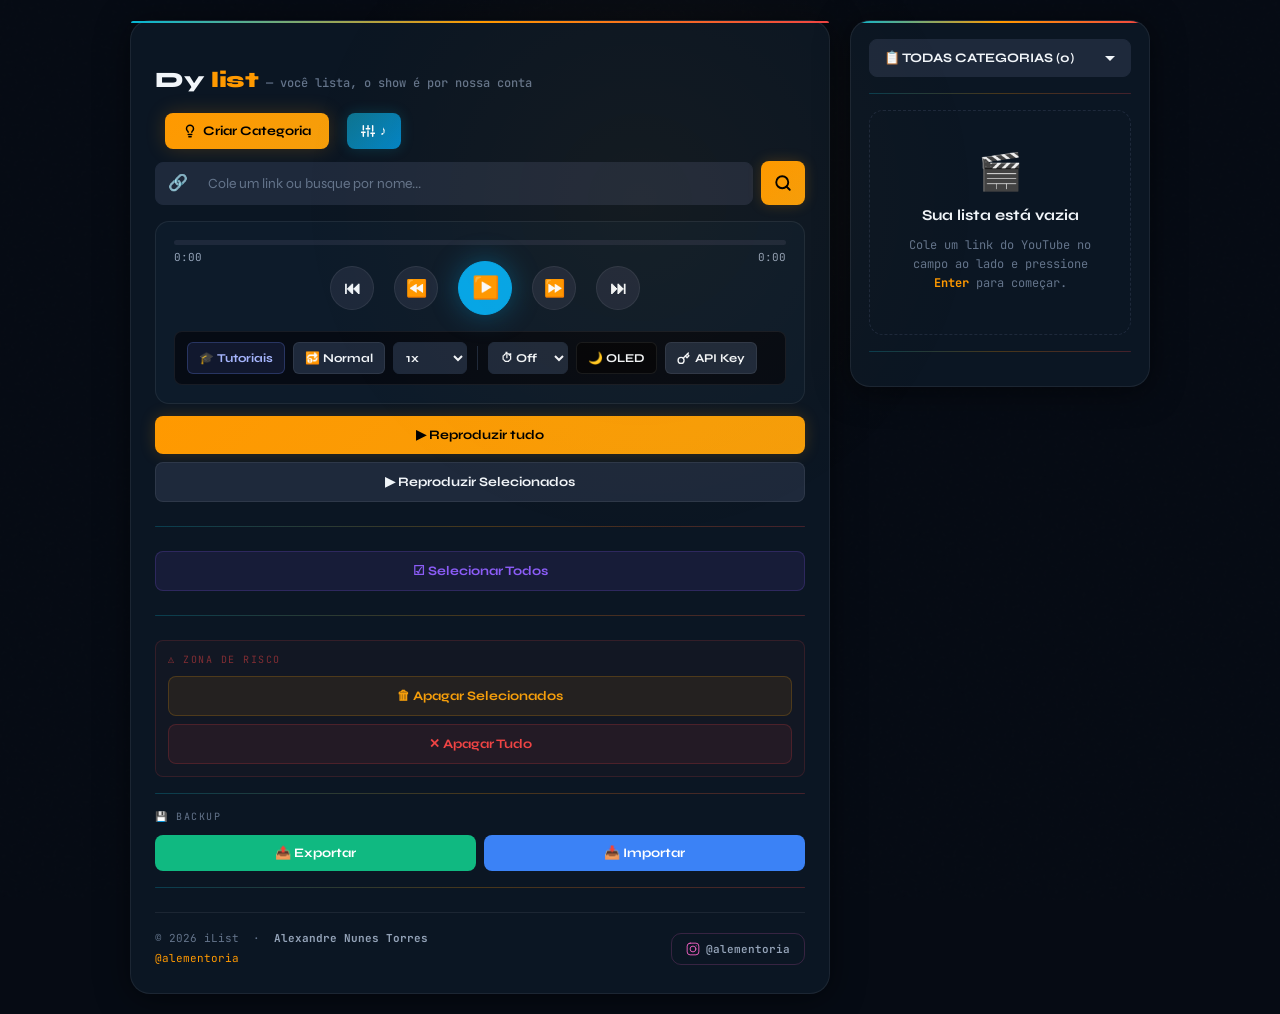
<file: ilist/index.html>
<!DOCTYPE html>
<html lang="pt-BR">
<head>
    <meta charset="UTF-8">
<meta name="viewport" content="width=device-width, initial-scale=1.0">

<!-- ── SEO Principal ── -->
<title>iList — você lista, o show é por nossa conta!</title>
<meta name="description" content="Player de YouTube com categorias, timer, 4 modos loop e foco. Sem distrações.">
<meta name="keywords"    content="youtube sem ads, player youtube, youtube foco, playlist youtube, ilist">
<meta name="author"      content="Alexandre Torres">
<link rel="canonical"    href="https://alexandretorres.com.br/ilist/player">

<!-- ── Open Graph (Facebook / WhatsApp / LinkedIn) ── -->
<meta property="og:type"              content="website">
<meta property="og:site_name"         content="iList">
<meta property="og:title"             content="iList — Player YouTube sem distrações">
<meta property="og:description"       content="Organize, ouça, foque. Sem algoritmo te puxando.">
<meta property="og:url"               content="https://alexandretorres.com.br/ilist/player">
<meta property="og:locale"            content="pt_BR">
<meta property="og:image"             content="https://alexandretorres.com.br/ilist/assets/img/og-image.jpg">
<meta property="og:image:secure_url"  content="https://alexandretorres.com.br/ilist/assets/img/og-image.jpg">
<meta property="og:image:type"        content="image/jpeg">
<meta property="og:image:width"       content="1200">
<meta property="og:image:height"      content="630">
<meta property="og:image:alt"         content="iList — Player YouTube organizado por categorias">

<!-- ── Twitter Card ── -->
<meta name="twitter:card"        content="summary_large_image">
<meta name="twitter:site"        content="@alementoria">
<meta name="twitter:creator"     content="@alementoria">
<meta name="twitter:title"       content="iList — Player YouTube">
<meta name="twitter:description" content="Categorias, timer, foco. Grátis.">
<meta name="twitter:image"       content="https://alexandretorres.com.br/ilist/assets/img/og-image.jpg">
<meta name="twitter:image:alt"   content="iList — Player YouTube">

<!-- ── Schema.org Structured Data ── -->
<script type="application/ld+json">
{
  "@context": "https://schema.org",
  "@type": "WebApplication",
  "name": "iList",
  "url": "https://alexandretorres.com.br/ilist/player",
  "description": "Player de YouTube com categorias, timer, 4 modos loop e foco. Sem distrações.",
  "applicationCategory": "MultimediaApplication",
  "operatingSystem": "Any",
  "inLanguage": "pt-BR",
  "author": {
    "@type": "Person",
    "name": "Alexandre Torres",
    "url": "https://alexandretorres.com.br"
  },
  "offers": {
    "@type": "Offer",
    "price": "0",
    "priceCurrency": "BRL"
  },
  "aggregateRating": {
    "@type": "AggregateRating",
    "ratingValue": "4.8",
    "ratingCount": "127"
  }
}
</script>

<!-- ── PWA ── -->
<link rel="manifest"           href="manifest.json">
<meta name="theme-color"       content="#060B14">
<meta name="mobile-web-app-capable"       content="yes">
<meta name="apple-mobile-web-app-capable" content="yes">
<meta name="apple-mobile-web-app-status-bar-style" content="black-translucent">
<meta name="apple-mobile-web-app-title"   content="iList">

<!-- ── Favicons ── -->
<link rel="icon"             type="image/png" href="assets/img/favicon.png">
<link rel="apple-touch-icon" sizes="180x180"  href="assets/img/apple-touch-icon-180.png">

<!-- ── Fontes ── -->
<link rel="preconnect" href="https://fonts.googleapis.com">
<link href="https://fonts.googleapis.com/css2?family=Syne:wght@400;600;700;800&family=JetBrains+Mono:wght@400;500;700&display=swap" rel="stylesheet">

<!-- ── CSS ── -->
<link rel="stylesheet" href="assets/css/styles.css">
    <link rel="manifest" href="manifest.json">
    <meta name="theme-color" content="#060B14">
    <link rel="icon" type="image/png" href="assets/img/favicon.png">
    <link rel="apple-touch-icon" sizes="180x180" href="assets/img/apple-touch-icon-180.png">
    <meta name="author" content="Alexandre Nunes Torres">

    <link rel="preconnect" href="https://fonts.googleapis.com">
    <link href="https://fonts.googleapis.com/css2?family=Syne:wght@400;600;700;800&family=JetBrains+Mono:wght@400;500;700&display=swap" rel="stylesheet">
    <link rel="stylesheet" href="assets/css/styles.css">
</head>
<body>

<!-- ═══════════════════════════════════
     BOX PRINCIPAL
═══════════════════════════════════ -->
<div class="box">

    <!-- Modo escuro wrapper (preenchido por app.js) -->
    <div id="darkModeBtnWrapper"></div>

    <!-- Título -->
    <h3 class="app-title">
        Dy<span class="brand-accent">list</span>
        <span class="brand-tagline">— você lista, o show é por nossa conta</span>
    </h3>

    <!-- ── PASSO 1: Criar / selecionar categoria ── -->
    <div class="action-row">
        <button class="btn-criar-categoria" id="openCategoriesBtn">
            <svg xmlns="http://www.w3.org/2000/svg" width="14" height="14" viewBox="0 0 24 24" fill="none" stroke="currentColor" stroke-width="2.5" stroke-linecap="round" stroke-linejoin="round"><path d="M9 18h6"/><path d="M10 22h4"/><path d="M15.09 14c.18-.98.65-1.74 1.41-2.5A4.65 4.65 0 0 0 18 8 6 6 0 0 0 6 8c0 1 .23 2.23 1.5 3.5A4.61 4.61 0 0 1 8.91 14"/></svg>
            <span class="btn-label">Criar Categoria</span>
        </button>
        <button class="btn-equalizador-action" onclick="openEqualizer()" title="Equalizador">
            <svg xmlns="http://www.w3.org/2000/svg" width="14" height="14" viewBox="0 0 24 24" fill="none" stroke="currentColor" stroke-width="2.5" stroke-linecap="round" stroke-linejoin="round"><line x1="4" y1="21" x2="4" y2="14"/><line x1="4" y1="10" x2="4" y2="3"/><line x1="12" y1="21" x2="12" y2="12"/><line x1="12" y1="8" x2="12" y2="3"/><line x1="20" y1="21" x2="20" y2="16"/><line x1="20" y1="12" x2="20" y2="3"/><line x1="1" y1="14" x2="7" y2="14"/><line x1="9" y1="8" x2="15" y2="8"/><line x1="17" y1="16" x2="23" y2="16"/></svg>
            ♪
        </button>
    </div>

    <!-- ── PASSO 2: Input inteligente único ── -->
    <div class="url-input-area">
        <div class="url-input-row">
            <div class="url-input-wrapper">
                <span class="url-input-icon" id="urlInputIcon">🔗</span>
                <input
                    id="urlInput"
                    type="text"
                    class="url-input-field"
                    placeholder="Cole um link ou busque por nome..."
                    autocomplete="off"
                >
            </div>
            <button id="addBtn" class="url-search-btn" title="Buscar / Adicionar (Enter)">
                <svg xmlns="http://www.w3.org/2000/svg" width="18" height="18" viewBox="0 0 24 24" fill="none" stroke="currentColor" stroke-width="2.5" stroke-linecap="round" stroke-linejoin="round"><circle cx="11" cy="11" r="8"/><line x1="21" y1="21" x2="16.65" y2="16.65"/></svg>
            </button>
        </div>
    </div>

    <!-- Botão Pix oculto (compatibilidade app.js) -->
    <button id="copiarPixBtn" style="display:none;"></button>


    <!-- ═══ MODAL: Gerenciar Categorias ═══ -->
    <div id="categoriesModal" class="modal" onclick="closeModalOnOutsideClick(event, 'categoriesModal')">
        <div class="modal-content category-modal-content" onclick="event.stopPropagation()">
            <h3 style="margin-top:0;">📁 Gerenciar Categorias</h3>

            <div class="category-create-section">
                <input type="text" id="newCategoryInput" class="category-input" placeholder="Nome da nova categoria" maxlength="25">
                <div class="color-selector">
                    <label style="font-size:12px; color:var(--muted); margin-bottom:8px; display:block; font-family:var(--mono); text-transform:uppercase; letter-spacing:1px;">Cor da categoria:</label>
                    <div class="color-grid" id="colorGrid"></div>
                </div>
                <button id="createCategoryBtn" class="btn-primary" style="width:100%; margin-top:10px; margin-left:0;">✓ Criar Categoria</button>
            </div>

            <hr style="border:0; height:1px; background:rgba(255,255,255,0.06); margin:20px 0;">

            <div class="categories-list-section">
                <h4 style="font-size:12px; color:var(--muted); margin-bottom:10px; font-family:var(--mono); text-transform:uppercase; letter-spacing:1px;">Categorias existentes:</h4>
                <div id="categoriesList"></div>
            </div>

            <button class="close-btn" id="closeCategoriesBtn">Fechar</button>
        </div>
    </div>


    <!-- ═══ MODAL: Editar Categoria ═══ -->
    <div id="editCategoryModal" class="modal" onclick="closeModalOnOutsideClick(event, 'editCategoryModal')">
        <div class="modal-content category-modal-content" onclick="event.stopPropagation()">
            <h3 style="margin-top:0;">✎ Editar Categoria</h3>
            <input type="text" id="editCategoryInput" class="category-input" placeholder="Novo nome" maxlength="25">
            <div class="color-selector">
                <label style="font-size:12px; color:var(--muted); margin-bottom:8px; display:block; font-family:var(--mono); text-transform:uppercase; letter-spacing:1px;">Nova cor:</label>
                <div class="color-grid" id="editColorGrid"></div>
            </div>
            <button id="saveEditCategoryBtn" class="btn-primary" style="width:100%; margin-top:15px; margin-left:0;">Salvar Alterações</button>
            <button class="close-btn" id="closeEditCategoryBtn">Cancelar</button>
        </div>
    </div>


    <!-- ═══ MODAL: Escolher Categoria ao adicionar vídeo ═══ -->
    <div id="categorySelectModal" class="modal" onclick="closeModalOnOutsideClick(event, 'categorySelectModal')">
        <div class="modal-content" onclick="event.stopPropagation()">
            <h3 style="margin-top:0;">📂 Escolha a Categoria</h3>
            <p style="font-size:13px; color:var(--muted); margin-bottom:4px;">Onde deseja salvar os vídeos?</p>
            <div id="categorySelectList" style="display:flex; flex-direction:column; gap:10px; margin:15px 0;"></div>
            <button class="close-btn" id="closeCategorySelectBtn">Cancelar</button>
        </div>
    </div>


    <!-- ═══ MODAL: Confirmar apagar tudo ═══ -->
    <div id="confirmModal" class="modal" onclick="closeModalOnOutsideClick(event, 'confirmModal')">
        <div class="modal-content" onclick="event.stopPropagation()">
            <h3>⚠️ Apagar toda a lista?</h3>
            <p style="font-size:13px; color:var(--muted); margin-top:8px; line-height:1.6;">Esta ação não pode ser desfeita. Todos os vídeos serão removidos.</p>
            <div class="modal-buttons" style="flex-direction:row; justify-content:center; gap:12px; margin-top:20px;">
                <button id="clearYesBtn" style="background:var(--red); color:#fff; border:none; flex:1; margin-left:0;">Sim, apagar tudo</button>
                <button class="close-btn" id="clearNoBtn" style="flex:1;">Cancelar</button>
            </div>
        </div>
    </div>


    <!-- ═══ PLAYER ═══ -->
    <div id="player"></div>

    <!-- ═══ CONTROLES DO PLAYER ═══ -->
    <div class="player-controls-advanced">

        <!-- Barra de progresso -->
        <div class="progress-container" id="progressContainer">
            <div class="progress-bar" id="progressBar"></div>
            <div class="progress-times">
                <span id="currentTime">0:00</span>
                <span id="duration">0:00</span>
            </div>
        </div>

        <!-- Controles principais -->
        <div class="main-controls">
            <button class="control-btn" onclick="previousVideo()" title="Anterior (Ctrl+P)">⏮</button>
            <button class="control-btn" onclick="skipBackward(10)" title="Voltar 10s (←)">⏪</button>
            <button class="control-btn control-btn-primary" onclick="player && player.playVideo()" title="Play/Pause (Espaço)">▶️</button>
            <button class="control-btn" onclick="skipForward(10)" title="Avançar 10s (→)">⏩</button>
            <button class="control-btn" onclick="nextVideo()" title="Próximo (Ctrl+N)">⏭</button>
        </div>

        <!-- Controles secundários — GRUPO 1: reprodução | GRUPO 2: utilidades -->
        <div class="secondary-controls">
            <!-- Grupo 1: reprodução -->
            <button class="control-btn-small btn-tutoriais" onclick="window.tutorialSidebar && window.tutorialSidebar.openSidebar()" title="Abrir tutoriais (Ctrl+H)">🎓 Tutoriais</button>

            <button class="control-btn-small" id="loopModeBtn" onclick="toggleLoopMode()" title="Modo de repetição (Ctrl+L)">🔂 Normal</button>

            <div class="speed-control">
                <select id="speedSelect" onchange="changePlaybackSpeed(parseFloat(this.value))" class="speed-select">
                    <option value="0.25">0.25x</option>
                    <option value="0.5">0.5x</option>
                    <option value="0.75">0.75x</option>
                    <option value="1" selected>1x</option>
                    <option value="1.25">1.25x</option>
                    <option value="1.5">1.5x</option>
                    <option value="1.75">1.75x</option>
                    <option value="2">2x</option>
                </select>
            </div>

            <!-- Divisor visual -->
            <div class="controls-divider"></div>

            <!-- Grupo 2: utilidades -->
            <div class="timer-control-inline">
                <select id="timerSelect" onchange="handleTimerSelect(this)" class="timer-select">
                    <option value="0">⏱ Off</option>
                    <option value="15">15min</option>
                    <option value="30">30min</option>
                    <option value="45">45min</option>
                    <option value="60">1h</option>
                    <option value="90">1h30</option>
                    <option value="120">2h</option>
                </select>
                <span id="timerDisplay" style="display:none;"></span>
            </div>

            <button class="control-btn-small btn-oled" onclick="ativarModoEscuro()" title="Modo OLED — tela preta, economia de bateria">🌙 OLED</button>

            <button class="control-btn-small" onclick="document.getElementById('apiKeyChangeModal').style.display='flex'" title="Configurar API Key do YouTube">
                <svg xmlns="http://www.w3.org/2000/svg" width="13" height="13" viewBox="0 0 24 24" fill="none" stroke="currentColor" stroke-width="2.5" stroke-linecap="round" stroke-linejoin="round"><circle cx="7.5" cy="15.5" r="5.5"/><path d="M21 2l-9.6 9.6"/><path d="M15.5 7.5l3 3L22 7l-3-3"/></svg>
                API Key
            </button>
        </div>

        <!-- Countdown timer -->
        <div id="timerCountdown" style="display:none; font-size:11px; color:var(--green); text-align:center; margin-top:8px; font-weight:700; letter-spacing:0.5px; font-family:var(--mono);"></div>

    </div><!-- /player-controls-advanced -->


    <!-- ═══ AÇÕES DA PLAYLIST (3 zonas) ═══ -->
    <div class="playlist-zone">

        <!-- Zona 1: reprodução -->
        <div class="zone-play">
            <button id="playAllBtn" class="btn-play-all">▶ Reproduzir tudo</button>
            <button id="playSelectedBtn" class="btn-play-selected">▶ Reproduzir Selecionados</button>
        </div>

        <hr class="grad-divider">

        <!-- Zona 2: seleção -->
        <div class="zone-select">
            <button id="selectAllBtn" class="btn-select-all">☑ Selecionar Todos</button>
        </div>

        <hr class="grad-divider">

        <!-- Zona 3: perigo — ações destrutivas -->
        <div class="zone-danger">
            <div class="zone-danger-label">⚠ zona de risco</div>
            <button id="deleteSelectedBtn" class="btn-delete-selected">🗑 Apagar Selecionados</button>
            <button id="confirmClearBtn" class="btn-clear-all">✕ Apagar Tudo</button>
        </div>

    </div><!-- /playlist-zone -->

    <hr class="grad-divider">

    <!-- ═══ UTILIDADES ═══ -->
    <div class="utility-section">
        <button id="installAppBtn" class="btn-install-pwa" style="display:none;">
            📲 Instalar iList como App
        </button>

        <div class="utility-label">💾 Backup</div>
        <div class="backup-row">
            <button id="exportBackupBtn" class="btn-backup" style="background:var(--green); color:#fff;">
                📤 Exportar
            </button>
            <button id="importBackupBtn" class="btn-backup" style="background:#3b82f6; color:#fff;">
                📥 Importar
            </button>
        </div>
    </div>

    <hr class="grad-divider">

    <!-- ═══ RODAPÉ ═══ -->
    <div class="app-footer">
        <span class="copy">
            © 2026 iList &nbsp;·&nbsp;
            <strong>Alexandre Nunes Torres</strong><br>
            <span class="copy-accent">@alementoria</span>
        </span>
        <button id="instagramFollowBtn">
            <svg width="14" height="14" viewBox="0 0 24 24" fill="none" stroke="#FF66CC" stroke-width="1.5" stroke-linecap="round" stroke-linejoin="round"><rect x="2" y="2" width="20" height="20" rx="5"/><circle cx="12" cy="12" r="5"/><line x1="17.5" y1="6.5" x2="17.5" y2="6.5"/></svg>
            @alementoria
        </button>
    </div>

</div><!-- /box -->


<!-- ═══════════════════════════════════
     SIDEBAR: PLAYLIST
═══════════════════════════════════ -->
<div class="playlist">

    <!-- Filtro de categorias -->
    <div class="category-filters" id="categoryFilters"></div>

    <hr class="grad-divider">

    <!-- Container dos itens (app.js renderiza aqui) -->
    <div id="playlistContainer">
        <!-- Estado vazio — mostrado até app.js popular -->
        <div class="playlist-empty-state" id="emptyState">
            <span class="empty-icon">🎬</span>
            <span class="empty-title">Sua lista está vazia</span>
            <span class="empty-hint">Cole um link do YouTube no campo ao lado e pressione <strong>Enter</strong> para começar.</span>
        </div>
    </div>

    <hr class="grad-divider">

    <!-- Controles da sidebar (mantidos para compatibilidade com app.js) -->
    <div class="playlist-controls" style="display:none;" id="sidebarControls">
        <button id="sidebarPlayAllBtn">▶ Reproduzir tudo</button>
        <button id="sidebarSelectAllBtn">☑ Selecionar Todos</button>
    </div>

</div><!-- /playlist -->


<!-- ═══════════════════════════════════
     OVERLAYS & MODAIS GLOBAIS
═══════════════════════════════════ -->

<!-- Dark Mode Overlay -->
<div id="darkOverlay">
    <div id="lamp">💡</div>
    <span id="turnOn">acender a luz</span>
</div>


<!-- Modal: API Key -->
<div id="apiKeyChangeModal"
     onclick="if(event.target===this)this.style.display='none'"
     style="display:none; position:fixed; inset:0; background:rgba(0,0,0,0.8); z-index:10100; align-items:center; justify-content:center; backdrop-filter:blur(6px);">
    <div onclick="event.stopPropagation()"
         style="background:#0d1b2a; border:1px solid rgba(255,153,0,0.15); border-radius:18px; padding:28px; width:90%; max-width:400px; box-shadow:0 24px 64px rgba(0,0,0,0.7); position:relative; overflow:hidden;">
        <div style="position:absolute;top:0;left:0;right:0;height:2px;background:linear-gradient(90deg,#06b6d4,#FF9900,#ef4444);"></div>
        <h3 style="margin:0 0 6px; color:#fff; font-size:17px; font-weight:800; font-family:'Syne',sans-serif; display:flex; align-items:center; gap:8px;">
            <svg xmlns="http://www.w3.org/2000/svg" width="15" height="15" viewBox="0 0 24 24" fill="none" stroke="#FF9900" stroke-width="2.5" stroke-linecap="round" stroke-linejoin="round"><circle cx="7.5" cy="15.5" r="5.5"/><path d="M21 2l-9.6 9.6"/><path d="M15.5 7.5l3 3L22 7l-3-3"/></svg>
            API Key do YouTube
        </h3>
        <p style="font-size:12px; color:#64748b; margin:0 0 16px; font-family:'JetBrains Mono',monospace; line-height:1.6;">Necessária para buscar vídeos por canal. <a href="#" style="color:#FF9900; text-decoration:none;">Ver tutorial →</a></p>
        <input id="apiKeyChangeInput" type="password"
               placeholder="Cole sua API Key aqui..."
               autocomplete="new-password"
               style="width:100%; box-sizing:border-box; background:#060B14; border:1.5px solid #1e293b; border-radius:8px; color:#f1f5f9; font-size:14px; font-family:'Syne',sans-serif; padding:12px 14px; outline:none; margin-bottom:14px; transition:border-color 0.2s;">
        <div style="display:flex; gap:8px;">
            <button id="apiKeyChangeOkBtn"
                    style="flex:1; background:linear-gradient(135deg,#FF9900,#f59e0b); color:#000; border:none; border-radius:8px; padding:12px; font-size:14px; font-weight:800; font-family:'Syne',sans-serif; cursor:pointer; margin-left:0;">
                ✓ Salvar
            </button>
            <button onclick="document.getElementById('apiKeyChangeModal').style.display='none'"
                    style="flex:1; background:#1e293b; color:#94a3b8; border:1px solid rgba(255,255,255,0.07); border-radius:8px; padding:12px; font-size:14px; font-family:'Syne',sans-serif; cursor:pointer; margin-left:0;">
                Cancelar
            </button>
        </div>
        <div id="apiKeyChangeMsg" style="display:none; margin-top:10px; font-size:12px; color:#10b981; text-align:center; font-family:'JetBrains Mono',monospace;">✅ Chave salva com sucesso!</div>
    </div>
</div>


<!-- ═══════════════════════════════════
     SCRIPTS
═══════════════════════════════════ -->
<script src="assets/js/categories.js"></script>
<script src="assets/js/app.js"></script>
<script src="assets/js/player.js"></script>
<script src="assets/js/ad-blocker.js"></script>
<script src="assets/js/pwa.js"></script>
<script src="assets/js/search-advanced.js"></script>
<script src="assets/js/backup.js"></script>
<script src="assets/js/equalizer.js"></script>
<script src="assets/js/sidebar.js"></script>

<script>
    /* Fechar modal ao clicar fora */
    function closeModalOnOutsideClick(event, modalId) {
        if (event.target.id === modalId) {
            document.getElementById(modalId).style.display = 'none';
        }
    }

    /* Esconder empty state quando há itens na playlist */
    function syncEmptyState() {
        const container = document.getElementById('playlistContainer');
        const empty = document.getElementById('emptyState');
        if (!container || !empty) return;
        const hasItems = container.querySelectorAll('.playlist-item').length > 0;
        empty.style.display = hasItems ? 'none' : 'flex';
    }

    /* Observar mudanças na playlist para atualizar empty state */
    document.addEventListener('DOMContentLoaded', function () {

        /* API Key modal */
        document.getElementById('apiKeyChangeOkBtn').addEventListener('click', function () {
            const input = document.getElementById('apiKeyChangeInput');
            const msg   = document.getElementById('apiKeyChangeMsg');
            const key   = input.value.trim();
            if (!key) { input.style.borderColor = '#ef4444'; return; }
            localStorage.setItem('youtube_api_key', key);
            // Sincroniza imediatamente com SmartSearch
            if (window.smartSearchInstance) window.smartSearchInstance.API_KEY = key;
            input.value = '';
            input.style.borderColor = '#10b981';
            msg.style.display = 'block';
            setTimeout(function () {
                document.getElementById('apiKeyChangeModal').style.display = 'none';
                msg.style.display = 'none';
                input.style.borderColor = '#1e293b';
            }, 1500);
        });

        document.getElementById('apiKeyChangeInput').addEventListener('keydown', function (e) {
            if (e.key === 'Enter') document.getElementById('apiKeyChangeOkBtn').click();
        });

        /* Observar playlistContainer */
        const container = document.getElementById('playlistContainer');
        if (container) {
            const mo = new MutationObserver(syncEmptyState);
            mo.observe(container, { childList: true, subtree: true });
            syncEmptyState();
        }
    });
</script>

</body>
</html>
</file>
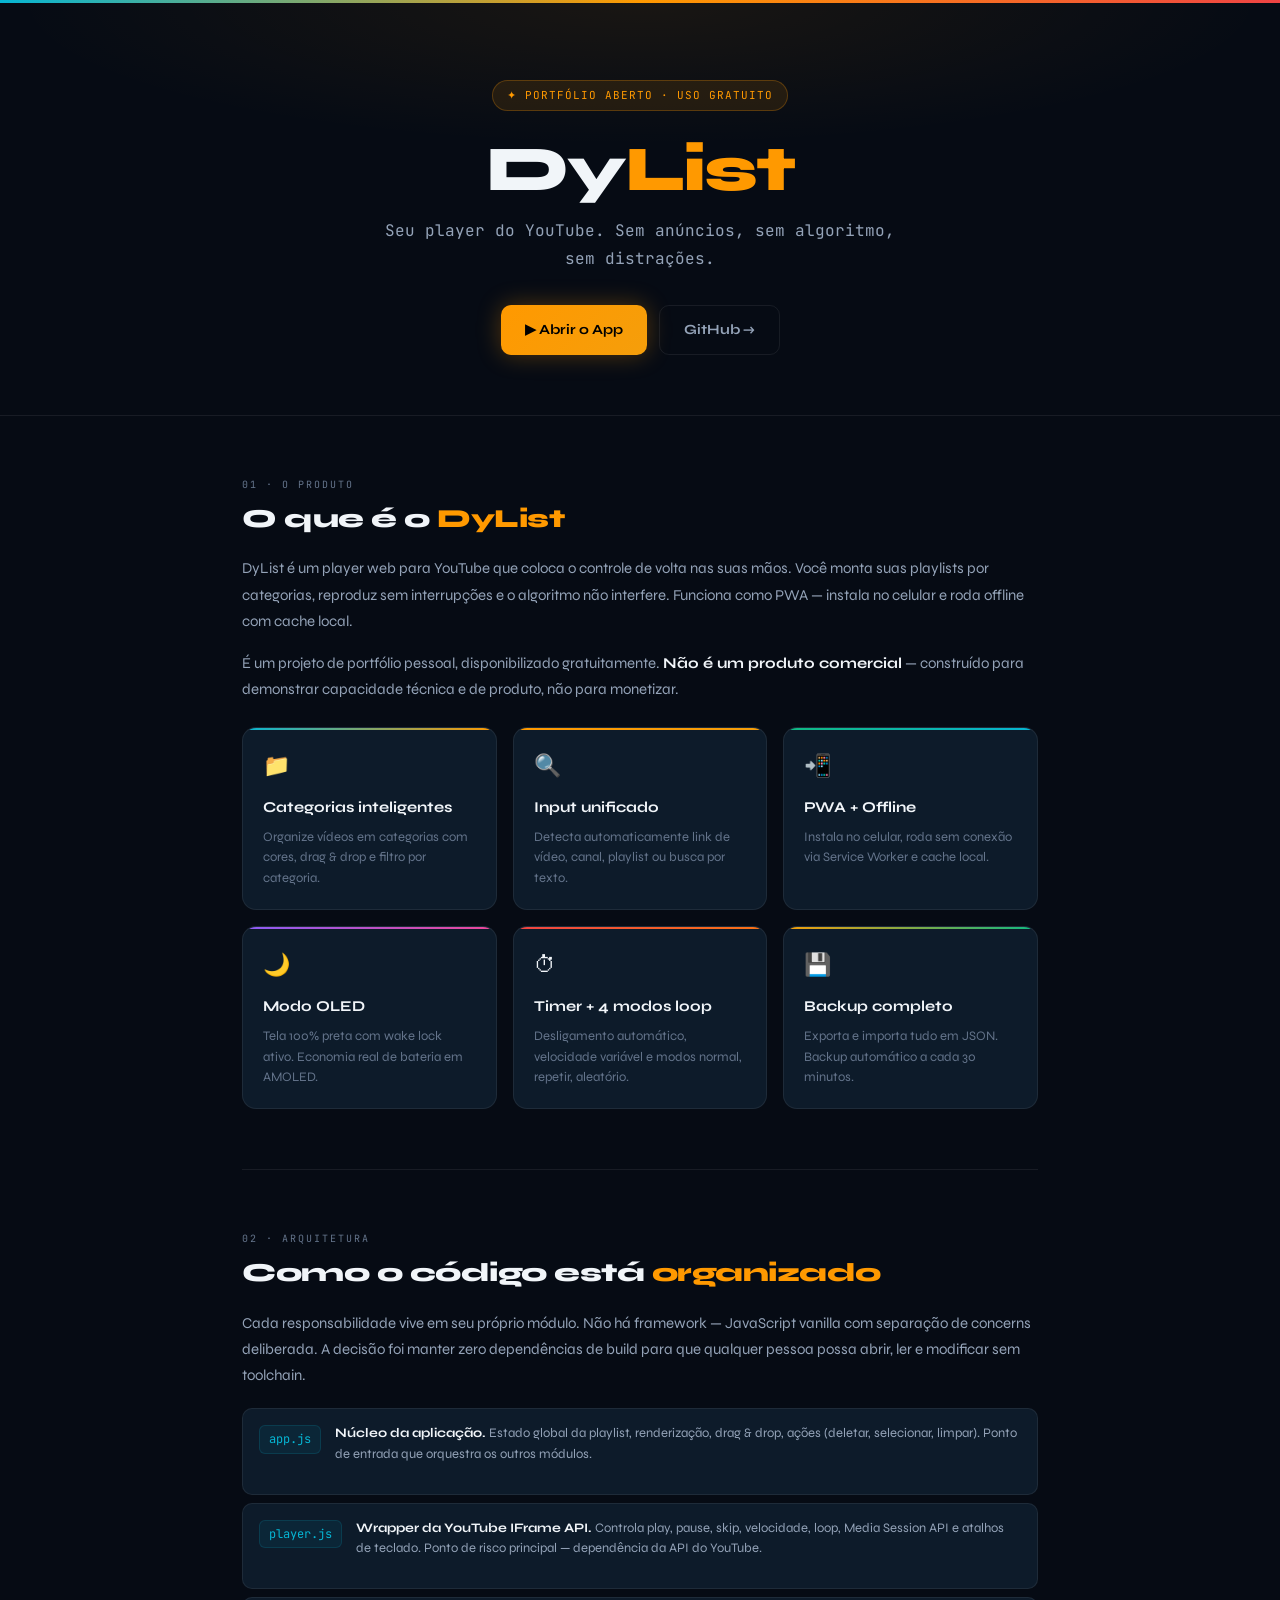
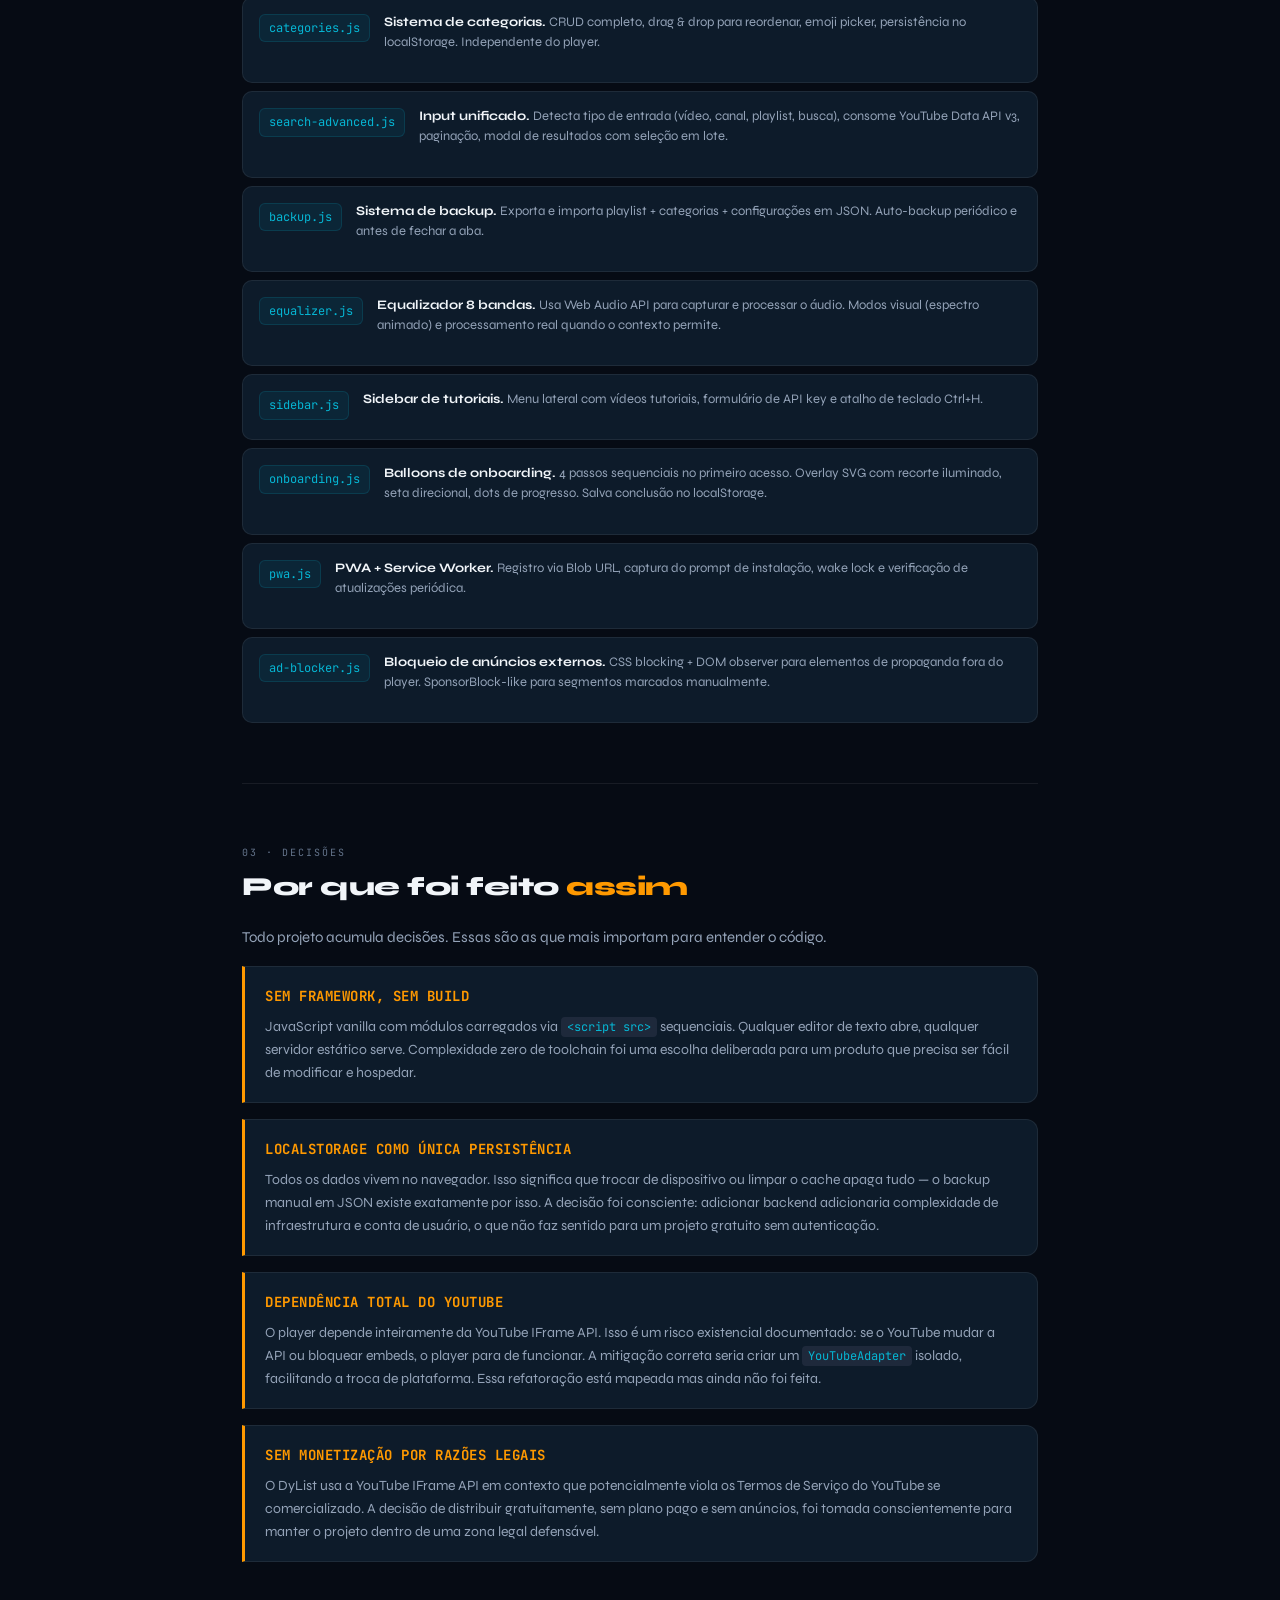
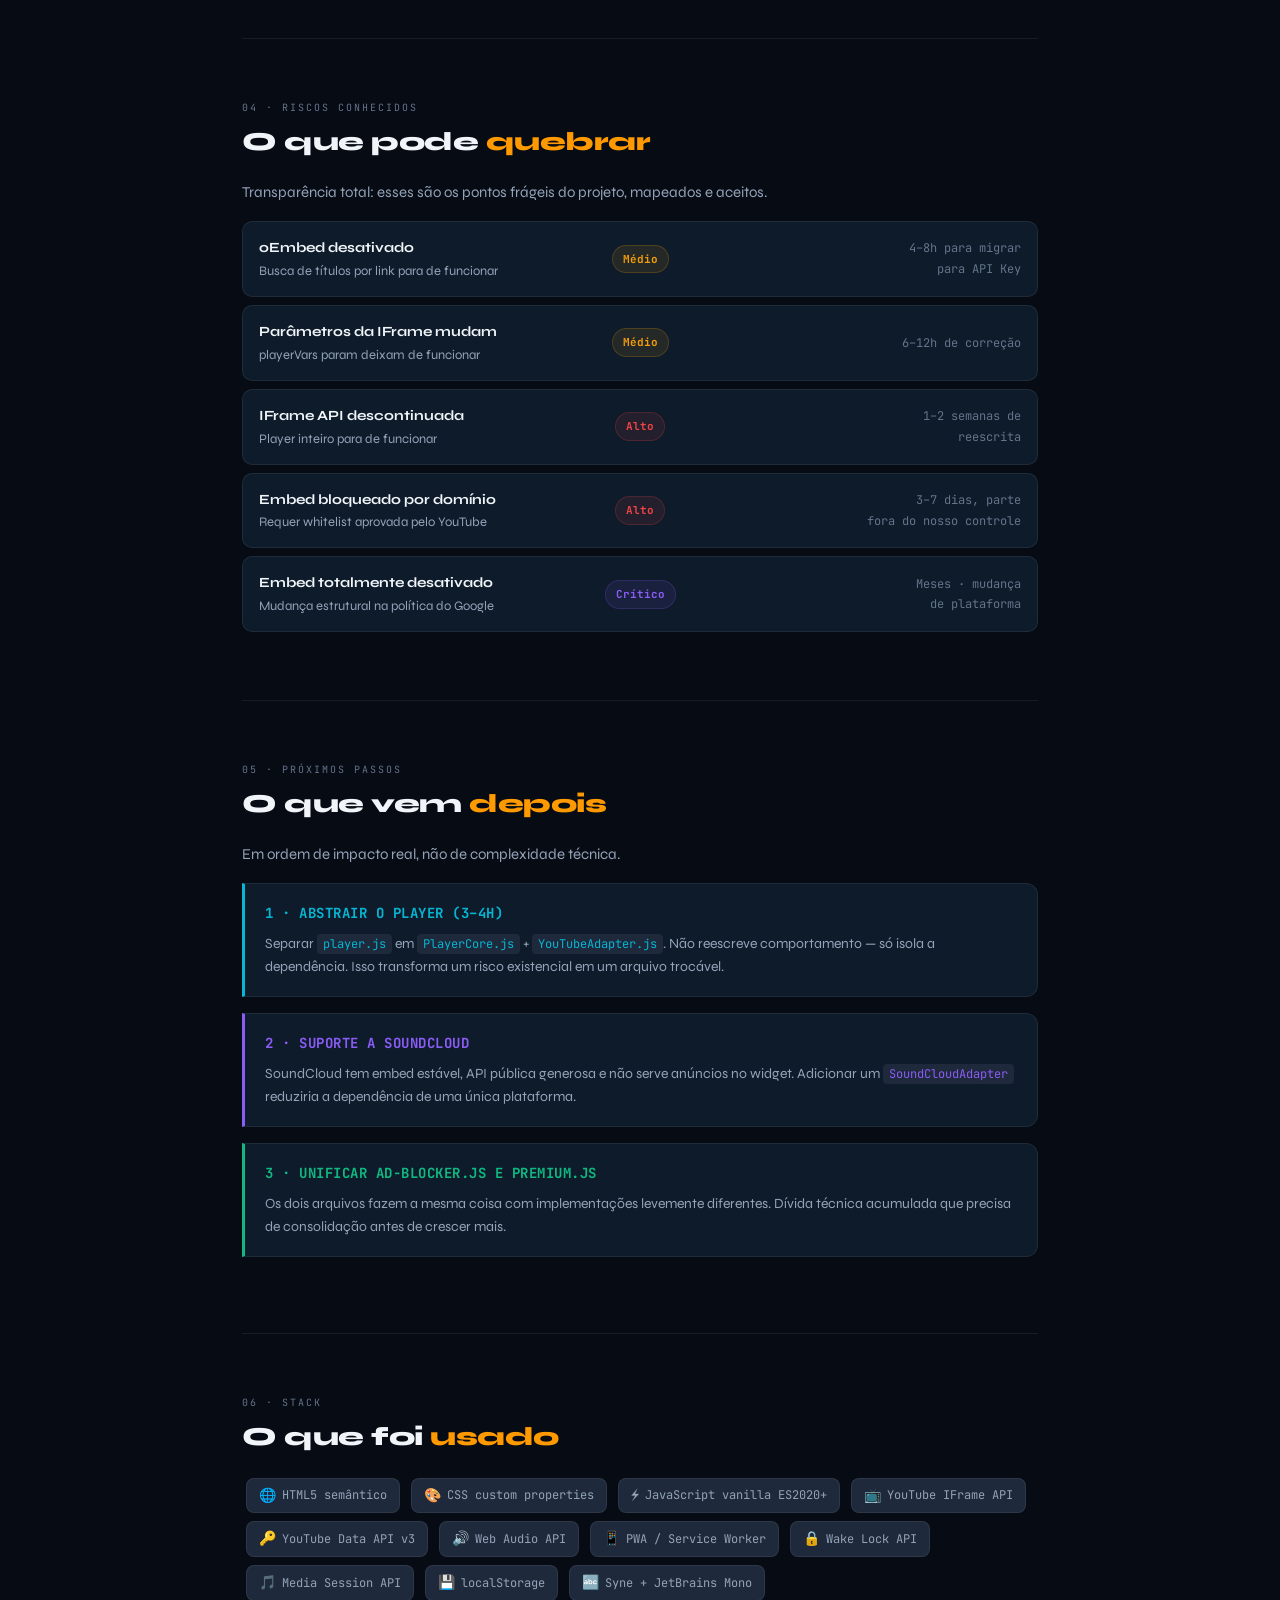
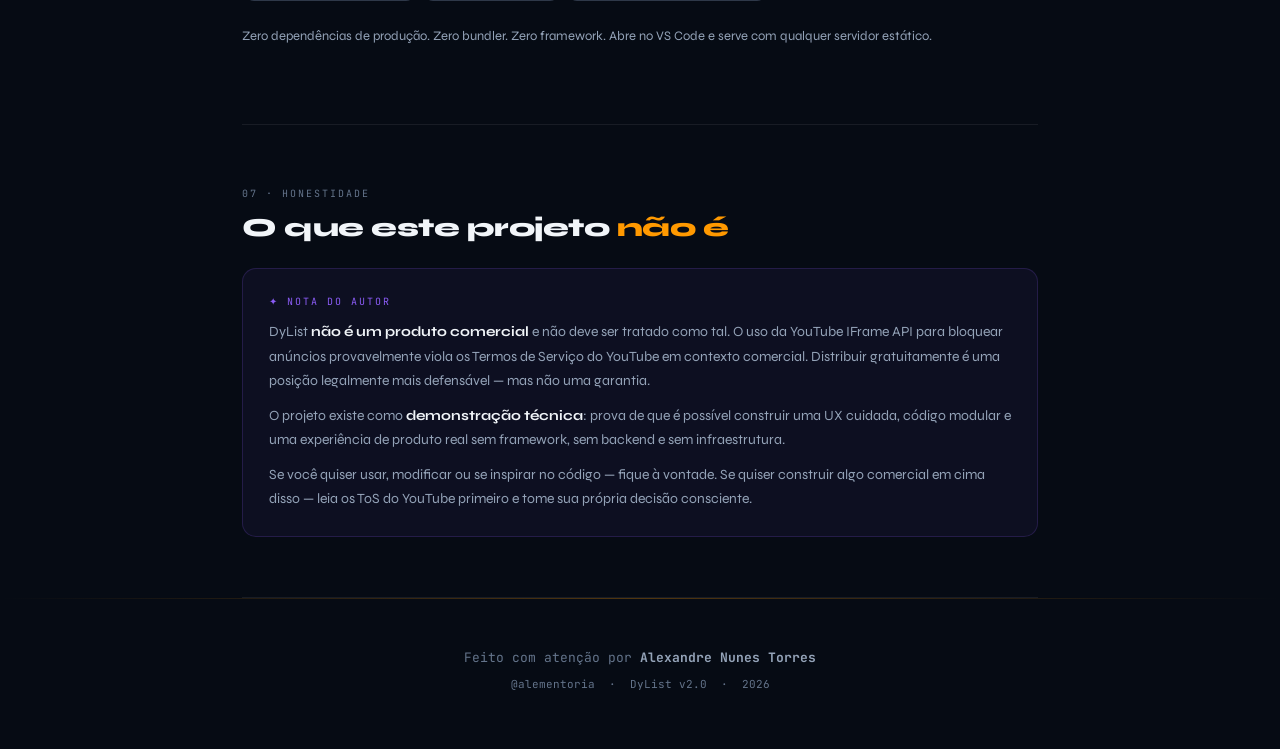
<file: ilist/README.html>
<!DOCTYPE html>
<html lang="pt-BR">
<head>
<meta charset="UTF-8">
<meta name="viewport" content="width=device-width, initial-scale=1.0">
<title>DyList — README</title>
<link rel="preconnect" href="https://fonts.googleapis.com">
<link href="https://fonts.googleapis.com/css2?family=Syne:wght@400;600;700;800&family=JetBrains+Mono:wght@400;500;700&display=swap" rel="stylesheet">
<style>
  *, *::before, *::after { box-sizing: border-box; margin: 0; padding: 0; }

  :root {
    --bg:       #060B14;
    --surface:  #0B1623;
    --s2:       #0d1b2a;
    --s3:       #1e293b;
    --border:   rgba(255,255,255,0.07);
    --accent:   #FF9900;
    --cyan:     #06b6d4;
    --green:    #10b981;
    --red:      #ef4444;
    --amber:    #f59e0b;
    --purple:   #8b5cf6;
    --text:     #f1f5f9;
    --muted:    #94a3b8;
    --muted2:   #64748b;
    --mono:     'JetBrains Mono', monospace;
    --sans:     'Syne', sans-serif;
  }

  body {
    background: var(--bg);
    color: var(--text);
    font-family: var(--sans);
    line-height: 1.7;
    padding: 0;
  }

  /* ── HERO ── */
  .hero {
    position: relative;
    padding: 80px 40px 60px;
    text-align: center;
    overflow: hidden;
    border-bottom: 1px solid var(--border);
  }

  .hero::before {
    content: '';
    position: absolute;
    inset: 0;
    background: radial-gradient(ellipse 70% 50% at 50% 0%, rgba(255,153,0,0.08) 0%, transparent 70%);
    pointer-events: none;
  }

  .hero-bar {
    position: absolute;
    top: 0; left: 0; right: 0;
    height: 3px;
    background: linear-gradient(90deg, #06b6d4, #FF9900, #ef4444);
  }

  .hero-badge {
    display: inline-flex;
    align-items: center;
    gap: 6px;
    background: rgba(255,153,0,0.1);
    border: 1px solid rgba(255,153,0,0.25);
    border-radius: 20px;
    padding: 5px 14px;
    font-size: 11px;
    font-family: var(--mono);
    color: var(--accent);
    letter-spacing: 1px;
    text-transform: uppercase;
    margin-bottom: 24px;
  }

  .hero h1 {
    font-size: clamp(38px, 6vw, 64px);
    font-weight: 800;
    letter-spacing: -2px;
    line-height: 1.1;
    margin-bottom: 12px;
  }

  .hero h1 span { color: var(--accent); }

  .hero-sub {
    font-size: 16px;
    color: var(--muted);
    font-weight: 400;
    max-width: 520px;
    margin: 0 auto 32px;
    font-family: var(--mono);
  }

  .hero-links {
    display: flex;
    gap: 12px;
    justify-content: center;
    flex-wrap: wrap;
  }

  .btn-hero {
    display: inline-flex;
    align-items: center;
    gap: 8px;
    padding: 12px 24px;
    border-radius: 10px;
    font-size: 14px;
    font-weight: 700;
    font-family: var(--sans);
    text-decoration: none;
    transition: all 0.2s;
    border: none;
    cursor: pointer;
  }

  .btn-primary-hero {
    background: linear-gradient(135deg, var(--accent), var(--amber));
    color: #000;
    box-shadow: 0 0 24px rgba(255,153,0,0.3);
  }

  .btn-primary-hero:hover {
    transform: translateY(-2px);
    box-shadow: 0 8px 28px rgba(255,153,0,0.4);
  }

  .btn-ghost-hero {
    background: transparent;
    color: var(--muted);
    border: 1px solid var(--border);
  }

  .btn-ghost-hero:hover {
    border-color: rgba(255,255,255,0.2);
    color: var(--text);
  }

  /* ── LAYOUT ── */
  .container {
    max-width: 860px;
    margin: 0 auto;
    padding: 0 32px;
  }

  /* ── SEÇÕES ── */
  section {
    padding: 60px 0;
    border-bottom: 1px solid var(--border);
  }

  .section-label {
    font-size: 10px;
    font-family: var(--mono);
    color: var(--muted2);
    text-transform: uppercase;
    letter-spacing: 2px;
    margin-bottom: 10px;
  }

  h2 {
    font-size: 26px;
    font-weight: 800;
    letter-spacing: -0.5px;
    margin-bottom: 20px;
    line-height: 1.25;
  }

  h2 span { color: var(--accent); }

  h3 {
    font-size: 16px;
    font-weight: 700;
    margin-bottom: 10px;
    color: var(--text);
  }

  p {
    color: var(--muted);
    font-size: 15px;
    line-height: 1.75;
    margin-bottom: 16px;
  }

  p strong { color: var(--text); font-weight: 700; }

  /* ── CARDS ── */
  .cards {
    display: grid;
    gap: 16px;
    margin-top: 24px;
  }

  .cards-2 { grid-template-columns: repeat(auto-fit, minmax(260px, 1fr)); }
  .cards-3 { grid-template-columns: repeat(auto-fit, minmax(200px, 1fr)); }

  .card {
    background: var(--s2);
    border: 1px solid var(--border);
    border-radius: 14px;
    padding: 20px;
    position: relative;
    overflow: hidden;
    transition: border-color 0.2s, transform 0.2s;
  }

  .card:hover {
    border-color: rgba(255,153,0,0.2);
    transform: translateY(-2px);
  }

  .card-icon {
    font-size: 22px;
    margin-bottom: 10px;
    display: block;
  }

  .card h3 { font-size: 15px; margin-bottom: 6px; }

  .card p {
    font-size: 13px;
    margin: 0;
    color: var(--muted2);
    line-height: 1.6;
  }

  .card-accent-top {
    position: absolute;
    top: 0; left: 0; right: 0;
    height: 2px;
  }

  /* ── MÓDULOS ── */
  .module-grid {
    display: grid;
    gap: 8px;
    margin-top: 20px;
  }

  .module-row {
    display: flex;
    align-items: flex-start;
    gap: 14px;
    background: var(--s2);
    border: 1px solid var(--border);
    border-radius: 10px;
    padding: 14px 16px;
    transition: border-color 0.15s;
  }

  .module-row:hover { border-color: rgba(255,255,255,0.12); }

  .module-file {
    font-family: var(--mono);
    font-size: 12px;
    color: var(--cyan);
    background: rgba(6,182,212,0.08);
    border: 1px solid rgba(6,182,212,0.15);
    border-radius: 6px;
    padding: 3px 9px;
    white-space: nowrap;
    flex-shrink: 0;
    margin-top: 2px;
  }

  .module-desc {
    font-size: 13px;
    color: var(--muted);
    line-height: 1.55;
  }

  .module-desc strong { color: var(--text); }

  /* ── DECISÃO ── */
  .decision-block {
    background: var(--s2);
    border: 1px solid var(--border);
    border-left: 3px solid var(--accent);
    border-radius: 0 12px 12px 0;
    padding: 18px 20px;
    margin: 16px 0;
  }

  .decision-block h3 {
    font-size: 14px;
    color: var(--accent);
    margin-bottom: 6px;
    font-family: var(--mono);
    text-transform: uppercase;
    letter-spacing: 0.5px;
  }

  .decision-block p {
    font-size: 14px;
    margin: 0;
    line-height: 1.65;
  }

  /* ── RISCO ── */
  .risk-row {
    display: grid;
    grid-template-columns: 1fr auto 1fr;
    align-items: center;
    gap: 12px;
    background: var(--s2);
    border: 1px solid var(--border);
    border-radius: 10px;
    padding: 14px 16px;
    margin-bottom: 8px;
  }

  .risk-scenario { font-size: 13px; color: var(--muted); }
  .risk-scenario strong { color: var(--text); display: block; font-size: 14px; }

  .risk-pill {
    font-size: 11px;
    font-family: var(--mono);
    font-weight: 700;
    padding: 4px 10px;
    border-radius: 20px;
    white-space: nowrap;
    text-align: center;
  }

  .risk-low    { background: rgba(16,185,129,0.1);  color: var(--green);  border: 1px solid rgba(16,185,129,0.2); }
  .risk-med    { background: rgba(245,158,11,0.1);  color: var(--amber);  border: 1px solid rgba(245,158,11,0.2); }
  .risk-high   { background: rgba(239,68,68,0.1);   color: var(--red);    border: 1px solid rgba(239,68,68,0.2); }
  .risk-crit   { background: rgba(139,92,246,0.1);  color: var(--purple); border: 1px solid rgba(139,92,246,0.2); }

  .risk-time {
    font-family: var(--mono);
    font-size: 12px;
    color: var(--muted2);
    text-align: right;
  }

  /* ── CODE ── */
  .code-block {
    background: var(--bg);
    border: 1px solid var(--s3);
    border-radius: 10px;
    padding: 18px 20px;
    margin: 16px 0;
    overflow-x: auto;
  }

  .code-block pre {
    font-family: var(--mono);
    font-size: 13px;
    color: var(--muted);
    line-height: 1.7;
    white-space: pre;
  }

  .code-block pre .kw  { color: var(--cyan); }
  .code-block pre .str { color: var(--green); }
  .code-block pre .cmt { color: var(--muted2); font-style: italic; }
  .code-block pre .cls { color: var(--accent); }
  .code-block pre .fn  { color: #a78bfa; }

  .code-label {
    font-size: 10px;
    font-family: var(--mono);
    color: var(--muted2);
    text-transform: uppercase;
    letter-spacing: 1px;
    margin-bottom: 8px;
    display: block;
  }

  /* ── PILHA TECH ── */
  .tech-pill {
    display: inline-flex;
    align-items: center;
    gap: 6px;
    background: var(--s3);
    border: 1px solid var(--border);
    border-radius: 8px;
    padding: 5px 12px;
    font-size: 12px;
    font-family: var(--mono);
    color: var(--muted);
    margin: 4px;
  }

  .tech-pill span { font-size: 14px; }

  /* ── CHANGELOG ── */
  .timeline {
    position: relative;
    padding-left: 24px;
    margin-top: 20px;
  }

  .timeline::before {
    content: '';
    position: absolute;
    left: 7px; top: 4px; bottom: 4px;
    width: 1px;
    background: var(--s3);
  }

  .timeline-item {
    position: relative;
    margin-bottom: 28px;
  }

  .timeline-item::before {
    content: '';
    position: absolute;
    left: -20px; top: 6px;
    width: 8px; height: 8px;
    border-radius: 50%;
    background: var(--accent);
    border: 2px solid var(--bg);
  }

  .timeline-version {
    font-family: var(--mono);
    font-size: 11px;
    color: var(--accent);
    margin-bottom: 4px;
    text-transform: uppercase;
    letter-spacing: 0.5px;
  }

  .timeline-item h3 { font-size: 15px; margin-bottom: 4px; }
  .timeline-item p  { font-size: 13px; margin: 0; }

  /* ── FOOTER ── */
  .readme-footer {
    padding: 48px 0;
    text-align: center;
  }

  .readme-footer p {
    font-size: 13px;
    color: var(--muted2);
    font-family: var(--mono);
    margin-bottom: 6px;
  }

  .readme-footer strong { color: var(--muted); }

  /* ── DIVIDER ── */
  .grad-hr {
    border: none;
    height: 1px;
    background: linear-gradient(90deg, transparent, rgba(255,153,0,0.3), transparent);
    margin: 0;
  }

  /* ── HONESTY BOX ── */
  .honesty-box {
    background: rgba(139,92,246,0.06);
    border: 1px solid rgba(139,92,246,0.18);
    border-radius: 14px;
    padding: 24px 26px;
    margin-top: 24px;
  }

  .honesty-box .hb-label {
    font-size: 10px;
    font-family: var(--mono);
    color: var(--purple);
    text-transform: uppercase;
    letter-spacing: 2px;
    margin-bottom: 10px;
  }

  .honesty-box p {
    font-size: 14px;
    color: var(--muted);
    line-height: 1.75;
    margin-bottom: 10px;
  }

  .honesty-box p:last-child { margin-bottom: 0; }

  /* ── RESPONSIVE ── */
  @media (max-width: 600px) {
    .hero { padding: 60px 20px 40px; }
    .container { padding: 0 20px; }
    .risk-row { grid-template-columns: 1fr; gap: 6px; }
    .risk-time { text-align: left; }
  }
</style>
</head>
<body>

<!-- ── HERO ─────────────────────────────────────────────── -->
<div class="hero">
  <div class="hero-bar"></div>
  <div class="hero-badge">✦ portfólio aberto · uso gratuito</div>
  <h1>Dy<span>List</span></h1>
  <p class="hero-sub">Seu player do YouTube. Sem anúncios, sem algoritmo, sem distrações.</p>
  <div class="hero-links">
    <a href="index.html" class="btn-hero btn-primary-hero">▶ Abrir o App</a>
    <a href="https://github.com/" class="btn-hero btn-ghost-hero">GitHub →</a>
  </div>
</div>

<!-- ── O QUE É ─────────────────────────────────────────── -->
<div class="container">
<section>
  <div class="section-label">01 · o produto</div>
  <h2>O que é o <span>DyList</span></h2>
  <p>
    DyList é um player web para YouTube que coloca o controle de volta nas suas mãos.
    Você monta suas playlists por categorias, reproduz sem interrupções e o algoritmo
    não interfere. Funciona como PWA — instala no celular e roda offline com cache local.
  </p>
  <p>
    É um projeto de portfólio pessoal, disponibilizado gratuitamente.
    <strong>Não é um produto comercial</strong> — construído para demonstrar
    capacidade técnica e de produto, não para monetizar.
  </p>

  <div class="cards cards-3">
    <div class="card">
      <div class="card-accent-top" style="background:linear-gradient(90deg,#06b6d4,#FF9900)"></div>
      <span class="card-icon">📁</span>
      <h3>Categorias inteligentes</h3>
      <p>Organize vídeos em categorias com cores, drag & drop e filtro por categoria.</p>
    </div>
    <div class="card">
      <div class="card-accent-top" style="background:linear-gradient(90deg,#FF9900,#f59e0b)"></div>
      <span class="card-icon">🔍</span>
      <h3>Input unificado</h3>
      <p>Detecta automaticamente link de vídeo, canal, playlist ou busca por texto.</p>
    </div>
    <div class="card">
      <div class="card-accent-top" style="background:linear-gradient(90deg,#10b981,#06b6d4)"></div>
      <span class="card-icon">📲</span>
      <h3>PWA + Offline</h3>
      <p>Instala no celular, roda sem conexão via Service Worker e cache local.</p>
    </div>
    <div class="card">
      <div class="card-accent-top" style="background:linear-gradient(90deg,#8b5cf6,#ec4899)"></div>
      <span class="card-icon">🌙</span>
      <h3>Modo OLED</h3>
      <p>Tela 100% preta com wake lock ativo. Economia real de bateria em AMOLED.</p>
    </div>
    <div class="card">
      <div class="card-accent-top" style="background:linear-gradient(90deg,#ef4444,#f97316)"></div>
      <span class="card-icon">⏱</span>
      <h3>Timer + 4 modos loop</h3>
      <p>Desligamento automático, velocidade variável e modos normal, repetir, aleatório.</p>
    </div>
    <div class="card">
      <div class="card-accent-top" style="background:linear-gradient(90deg,#f59e0b,#10b981)"></div>
      <span class="card-icon">💾</span>
      <h3>Backup completo</h3>
      <p>Exporta e importa tudo em JSON. Backup automático a cada 30 minutos.</p>
    </div>
  </div>
</section>

<!-- ── ARQUITETURA ─────────────────────────────────────── -->
<section>
  <div class="section-label">02 · arquitetura</div>
  <h2>Como o código está <span>organizado</span></h2>
  <p>
    Cada responsabilidade vive em seu próprio módulo. Não há framework — JavaScript
    vanilla com separação de concerns deliberada. A decisão foi manter zero dependências
    de build para que qualquer pessoa possa abrir, ler e modificar sem toolchain.
  </p>

  <div class="module-grid">
    <div class="module-row">
      <span class="module-file">app.js</span>
      <p class="module-desc"><strong>Núcleo da aplicação.</strong> Estado global da playlist, renderização, drag & drop, ações (deletar, selecionar, limpar). Ponto de entrada que orquestra os outros módulos.</p>
    </div>
    <div class="module-row">
      <span class="module-file">player.js</span>
      <p class="module-desc"><strong>Wrapper da YouTube IFrame API.</strong> Controla play, pause, skip, velocidade, loop, Media Session API e atalhos de teclado. Ponto de risco principal — dependência da API do YouTube.</p>
    </div>
    <div class="module-row">
      <span class="module-file">categories.js</span>
      <p class="module-desc"><strong>Sistema de categorias.</strong> CRUD completo, drag & drop para reordenar, emoji picker, persistência no localStorage. Independente do player.</p>
    </div>
    <div class="module-row">
      <span class="module-file">search-advanced.js</span>
      <p class="module-desc"><strong>Input unificado.</strong> Detecta tipo de entrada (vídeo, canal, playlist, busca), consome YouTube Data API v3, paginação, modal de resultados com seleção em lote.</p>
    </div>
    <div class="module-row">
      <span class="module-file">backup.js</span>
      <p class="module-desc"><strong>Sistema de backup.</strong> Exporta e importa playlist + categorias + configurações em JSON. Auto-backup periódico e antes de fechar a aba.</p>
    </div>
    <div class="module-row">
      <span class="module-file">equalizer.js</span>
      <p class="module-desc"><strong>Equalizador 8 bandas.</strong> Usa Web Audio API para capturar e processar o áudio. Modos visual (espectro animado) e processamento real quando o contexto permite.</p>
    </div>
    <div class="module-row">
      <span class="module-file">sidebar.js</span>
      <p class="module-desc"><strong>Sidebar de tutoriais.</strong> Menu lateral com vídeos tutoriais, formulário de API key e atalho de teclado Ctrl+H.</p>
    </div>
    <div class="module-row">
      <span class="module-file">onboarding.js</span>
      <p class="module-desc"><strong>Balloons de onboarding.</strong> 4 passos sequenciais no primeiro acesso. Overlay SVG com recorte iluminado, seta direcional, dots de progresso. Salva conclusão no localStorage.</p>
    </div>
    <div class="module-row">
      <span class="module-file">pwa.js</span>
      <p class="module-desc"><strong>PWA + Service Worker.</strong> Registro via Blob URL, captura do prompt de instalação, wake lock e verificação de atualizações periódica.</p>
    </div>
    <div class="module-row">
      <span class="module-file">ad-blocker.js</span>
      <p class="module-desc"><strong>Bloqueio de anúncios externos.</strong> CSS blocking + DOM observer para elementos de propaganda fora do player. SponsorBlock-like para segmentos marcados manualmente.</p>
    </div>
  </div>
</section>

<!-- ── DECISÕES ────────────────────────────────────────── -->
<section>
  <div class="section-label">03 · decisões</div>
  <h2>Por que foi feito <span>assim</span></h2>
  <p>
    Todo projeto acumula decisões. Essas são as que mais importam para entender o código.
  </p>

  <div class="decision-block">
    <h3>Sem framework, sem build</h3>
    <p>JavaScript vanilla com módulos carregados via <code style="font-family:var(--mono);font-size:12px;background:var(--s3);padding:2px 6px;border-radius:4px;color:var(--cyan)">&lt;script src&gt;</code> sequenciais. Qualquer editor de texto abre, qualquer servidor estático serve. Complexidade zero de toolchain foi uma escolha deliberada para um produto que precisa ser fácil de modificar e hospedar.</p>
  </div>

  <div class="decision-block">
    <h3>localStorage como única persistência</h3>
    <p>Todos os dados vivem no navegador. Isso significa que trocar de dispositivo ou limpar o cache apaga tudo — o backup manual em JSON existe exatamente por isso. A decisão foi consciente: adicionar backend adicionaria complexidade de infraestrutura e conta de usuário, o que não faz sentido para um projeto gratuito sem autenticação.</p>
  </div>

  <div class="decision-block">
    <h3>Dependência total do YouTube</h3>
    <p>O player depende inteiramente da YouTube IFrame API. Isso é um risco existencial documentado: se o YouTube mudar a API ou bloquear embeds, o player para de funcionar. A mitigação correta seria criar um <code style="font-family:var(--mono);font-size:12px;background:var(--s3);padding:2px 6px;border-radius:4px;color:var(--cyan)">YouTubeAdapter</code> isolado, facilitando a troca de plataforma. Essa refatoração está mapeada mas ainda não foi feita.</p>
  </div>

  <div class="decision-block">
    <h3>Sem monetização por razões legais</h3>
    <p>O DyList usa a YouTube IFrame API em contexto que potencialmente viola os Termos de Serviço do YouTube se comercializado. A decisão de distribuir gratuitamente, sem plano pago e sem anúncios, foi tomada conscientemente para manter o projeto dentro de uma zona legal defensável.</p>
  </div>
</section>

<!-- ── RISCOS ──────────────────────────────────────────── -->
<section>
  <div class="section-label">04 · riscos conhecidos</div>
  <h2>O que pode <span>quebrar</span></h2>
  <p>
    Transparência total: esses são os pontos frágeis do projeto, mapeados e aceitos.
  </p>

  <div class="risk-row">
    <div class="risk-scenario">
      <strong>oEmbed desativado</strong>
      Busca de títulos por link para de funcionar
    </div>
    <div class="risk-pill risk-med">Médio</div>
    <div class="risk-time">4–8h para migrar<br>para API Key</div>
  </div>

  <div class="risk-row">
    <div class="risk-scenario">
      <strong>Parâmetros da IFrame mudam</strong>
      playerVars param deixam de funcionar
    </div>
    <div class="risk-pill risk-med">Médio</div>
    <div class="risk-time">6–12h de correção</div>
  </div>

  <div class="risk-row">
    <div class="risk-scenario">
      <strong>IFrame API descontinuada</strong>
      Player inteiro para de funcionar
    </div>
    <div class="risk-pill risk-high">Alto</div>
    <div class="risk-time">1–2 semanas de<br>reescrita</div>
  </div>

  <div class="risk-row">
    <div class="risk-scenario">
      <strong>Embed bloqueado por domínio</strong>
      Requer whitelist aprovada pelo YouTube
    </div>
    <div class="risk-pill risk-high">Alto</div>
    <div class="risk-time">3–7 dias, parte<br>fora do nosso controle</div>
  </div>

  <div class="risk-row">
    <div class="risk-scenario">
      <strong>Embed totalmente desativado</strong>
      Mudança estrutural na política do Google
    </div>
    <div class="risk-pill risk-crit">Crítico</div>
    <div class="risk-time">Meses · mudança<br>de plataforma</div>
  </div>
</section>

<!-- ── PRÓXIMOS PASSOS ─────────────────────────────────── -->
<section>
  <div class="section-label">05 · próximos passos</div>
  <h2>O que vem <span>depois</span></h2>
  <p>
    Em ordem de impacto real, não de complexidade técnica.
  </p>

  <div class="decision-block" style="border-left-color:var(--cyan)">
    <h3 style="color:var(--cyan)">1 · Abstrair o player (3–4h)</h3>
    <p>Separar <code style="font-family:var(--mono);font-size:12px;background:var(--s3);padding:2px 6px;border-radius:4px;color:var(--cyan)">player.js</code> em <code style="font-family:var(--mono);font-size:12px;background:var(--s3);padding:2px 6px;border-radius:4px;color:var(--cyan)">PlayerCore.js</code> + <code style="font-family:var(--mono);font-size:12px;background:var(--s3);padding:2px 6px;border-radius:4px;color:var(--cyan)">YouTubeAdapter.js</code>. Não reescreve comportamento — só isola a dependência. Isso transforma um risco existencial em um arquivo trocável.</p>
  </div>

  <div class="decision-block" style="border-left-color:var(--purple)">
    <h3 style="color:var(--purple)">2 · Suporte a SoundCloud</h3>
    <p>SoundCloud tem embed estável, API pública generosa e não serve anúncios no widget. Adicionar um <code style="font-family:var(--mono);font-size:12px;background:var(--s3);padding:2px 6px;border-radius:4px;color:var(--purple)">SoundCloudAdapter</code> reduziria a dependência de uma única plataforma.</p>
  </div>

  <div class="decision-block" style="border-left-color:var(--green)">
    <h3 style="color:var(--green)">3 · Unificar ad-blocker.js e premium.js</h3>
    <p>Os dois arquivos fazem a mesma coisa com implementações levemente diferentes. Dívida técnica acumulada que precisa de consolidação antes de crescer mais.</p>
  </div>
</section>

<!-- ── PILHA TECH ──────────────────────────────────────── -->
<section>
  <div class="section-label">06 · stack</div>
  <h2>O que foi <span>usado</span></h2>

  <div style="margin-top:16px;">
    <span class="tech-pill"><span>🌐</span> HTML5 semântico</span>
    <span class="tech-pill"><span>🎨</span> CSS custom properties</span>
    <span class="tech-pill"><span>⚡</span> JavaScript vanilla ES2020+</span>
    <span class="tech-pill"><span>📺</span> YouTube IFrame API</span>
    <span class="tech-pill"><span>🔑</span> YouTube Data API v3</span>
    <span class="tech-pill"><span>🔊</span> Web Audio API</span>
    <span class="tech-pill"><span>📱</span> PWA / Service Worker</span>
    <span class="tech-pill"><span>🔒</span> Wake Lock API</span>
    <span class="tech-pill"><span>🎵</span> Media Session API</span>
    <span class="tech-pill"><span>💾</span> localStorage</span>
    <span class="tech-pill"><span>🔤</span> Syne + JetBrains Mono</span>
  </div>

  <p style="margin-top:20px;font-size:13px;">
    Zero dependências de produção. Zero bundler. Zero framework.
    Abre no VS Code e serve com qualquer servidor estático.
  </p>
</section>

<!-- ── HONESTIDADE ─────────────────────────────────────── -->
<section>
  <div class="section-label">07 · honestidade</div>
  <h2>O que este projeto <span>não é</span></h2>

  <div class="honesty-box">
    <div class="hb-label">✦ nota do autor</div>
    <p>
      DyList <strong>não é um produto comercial</strong> e não deve ser tratado como tal.
      O uso da YouTube IFrame API para bloquear anúncios provavelmente viola os Termos de
      Serviço do YouTube em contexto comercial. Distribuir gratuitamente é uma posição
      legalmente mais defensável — mas não uma garantia.
    </p>
    <p>
      O projeto existe como <strong>demonstração técnica</strong>: prova de que é possível
      construir uma UX cuidada, código modular e uma experiência de produto real sem
      framework, sem backend e sem infraestrutura.
    </p>
    <p>
      Se você quiser usar, modificar ou se inspirar no código — fique à vontade.
      Se quiser construir algo comercial em cima disso — leia os ToS do YouTube primeiro
      e tome sua própria decisão consciente.
    </p>
  </div>
</section>
</div>

<!-- ── FOOTER ──────────────────────────────────────────── -->
<hr class="grad-hr">
<div class="container">
  <div class="readme-footer">
    <p>Feito com atenção por <strong>Alexandre Nunes Torres</strong></p>
    <p style="font-size:11px;">@alementoria &nbsp;·&nbsp; DyList v2.0 &nbsp;·&nbsp; 2026</p>
  </div>
</div>

</body>
</html>
</file>
<file: ilist/assets/css/styles.css>
/* ============================================================
   iList / DyList — Design System v4.0
   UX rewrite: z-index fix, entrada visível, danger zone,
   controles em grupos, estado vazio, proporcões melhores
   ============================================================ */

@import url('https://fonts.googleapis.com/css2?family=Syne:wght@400;600;700;800&family=JetBrains+Mono:wght@400;500;700&display=swap');

/* ── RESET ── */
*, *::before, *::after { box-sizing: border-box; }

/* ── TOKENS ── */
:root {
  --bg:            #060B14;
  --surface:       #0B1623;
  --surface2:      #0d1b2a;
  --surface3:      #1e293b;
  --border:        rgba(255,255,255,0.07);
  --border-solid:  #1e293b;
  --accent:        #FF9900;
  --accent-glow:   rgba(255,153,0,0.20);
  --accent-soft:   rgba(255,153,0,0.10);
  --cyan:          #06b6d4;
  --green:         #10b981;
  --red:           #ef4444;
  --amber:         #f59e0b;
  --purple:        #8b5cf6;
  --text:          #f1f5f9;
  --muted:         #94a3b8;
  --muted2:        #64748b;
  --mono:          'JetBrains Mono', monospace;
  --sans:          'Syne', sans-serif;
  --radius:        14px;
  --radius-sm:     8px;
  --grad-bar:      linear-gradient(90deg, #06b6d4, #FF9900, #ef4444);
  --shadow:        0 4px 32px rgba(0,0,0,0.5);

  /* ── Z-INDEX STACKING — hierarquia clara ── */
  --z-base:        auto;   /* box e sidebar: sem stacking context próprio */
  --z-modal:       10000;  /* modais: acima de tudo */
  --z-overlay:     19999;  /* darkOverlay */
  --z-toast:       20000;  /* toasts */
}

/* ── NOISE TEXTURE ── */
body::before {
  content: '';
  position: fixed;
  inset: 0;
  background-image: url("data:image/svg+xml,%3Csvg viewBox='0 0 256 256' xmlns='http://www.w3.org/2000/svg'%3E%3Cfilter id='noise'%3E%3CfeTurbulence type='fractalNoise' baseFrequency='0.9' numOctaves='4' stitchTiles='stitch'/%3E%3C/filter%3E%3Crect width='100%25' height='100%25' filter='url(%23noise)' opacity='0.03'/%3E%3C/svg%3E");
  pointer-events: none;
  z-index: 0;
  opacity: 0.35;
}

/* Glow orb de fundo */
body::after {
  content: '';
  position: fixed;
  width: 700px; height: 700px;
  background: radial-gradient(circle, rgba(255,153,0,0.04) 0%, transparent 70%);
  top: -150px; left: 50%;
  transform: translateX(-50%);
  pointer-events: none;
  z-index: 0;
}

/* ── BODY ── */
body {
  margin: 0;
  padding: 20px;
  background: var(--bg);
  color: var(--text);
  font-family: var(--sans);
  display: flex;
  justify-content: center;
  align-items: flex-start;
  gap: 20px;
  min-height: 100vh;
  overflow-x: hidden;
  position: relative;
}

/* ── MAIN BOX ── */
.box {
  background: var(--surface);
  padding: 24px;
  border-radius: 20px;
  border: 1px solid var(--border);
  box-shadow: var(--shadow);
  width: 100%;
  max-width: 700px;
  position: relative;
  z-index: var(--z-base);
  /* sem overflow:hidden para não cortar modais */
}

.box::before {
  content: '';
  position: absolute;
  top: 0; left: 0; right: 0;
  height: 2px;
  background: var(--grad-bar);
  border-radius: 20px 20px 0 0;
  pointer-events: none;
}

@media (min-width: 1024px) { .box { width: 86%; } }

/* ── TÍTULO ── */
.app-title {
  font-size: 22px;
  font-weight: 800;
  letter-spacing: -0.5px;
  margin-bottom: 20px;
  display: flex;
  align-items: baseline;
  gap: 8px;
  flex-wrap: wrap;
}

.app-title .brand-accent { color: var(--accent); }

.app-title .brand-tagline {
  font-size: 12px;
  font-weight: 500;
  color: var(--muted2);
  font-family: var(--mono);
  letter-spacing: 0;
}

/* ── INPUT INTELIGENTE ÚNICO ── */
.url-input-area {
  margin-bottom: 12px;
}

.url-input-row {
  display: flex;
  align-items: center;
  gap: 8px;
}

.url-input-wrapper {
  flex: 1;
  display: flex;
  align-items: center;
  background: var(--surface3);
  border: 1px solid var(--border-solid);
  border-radius: var(--radius-sm);
  transition: border-color 0.2s, box-shadow 0.2s;
  overflow: hidden;
}

.url-input-wrapper:focus-within {
  border-color: var(--accent);
  box-shadow: 0 0 0 3px var(--accent-soft);
}

/* Ícone à esquerda — muda via JS conforme o tipo detectado */
.url-input-icon {
  padding: 0 12px;
  font-size: 16px;
  flex-shrink: 0;
  line-height: 1;
  user-select: none;
  transition: transform 0.2s;
}

.url-input-field {
  flex: 1;
  min-width: 0;
  background: transparent;
  color: var(--text);
  border: none;
  padding: 12px 8px;
  font-size: 14px;
  font-family: var(--sans);
  font-weight: 600;
  outline: none;
}

.url-input-field::placeholder {
  color: var(--muted2);
  font-weight: 400;
}

/* Botão de busca externo */
.url-search-btn {
  display: flex;
  align-items: center;
  justify-content: center;
  width: 44px;
  height: 44px;
  flex-shrink: 0;
  background: linear-gradient(135deg, var(--accent), var(--amber));
  border: none;
  border-radius: var(--radius-sm);
  color: #000;
  cursor: pointer;
  margin-left: 0;
  transition: all 0.2s;
  box-shadow: 0 0 14px var(--accent-glow);
}

.url-search-btn:hover {
  transform: translateY(-2px);
  box-shadow: 0 6px 20px rgba(255,153,0,0.4);
  background: linear-gradient(135deg, #e68900, var(--amber));
}

/* Indicador de tipo detectado abaixo do input */
.url-type-indicator {
  display: none;
  align-items: center;
  gap: 6px;
  margin-top: 6px;
  padding: 5px 10px;
  border-radius: 6px;
  font-size: 11px;
  font-family: var(--mono);
  font-weight: 700;
  animation: fadeIn 0.15s ease;
}

.url-type-indicator.show { display: flex; }

.url-type-indicator.type-video  { background: rgba(16,185,129,0.08);  color: var(--green);  border: 1px solid rgba(16,185,129,0.2);  }
.url-type-indicator.type-canal  { background: rgba(6,182,212,0.08);   color: var(--cyan);   border: 1px solid rgba(6,182,212,0.2);   }
.url-type-indicator.type-lista  { background: rgba(139,92,246,0.08);  color: var(--purple); border: 1px solid rgba(139,92,246,0.2);  }
.url-type-indicator.type-busca  { background: rgba(255,153,0,0.08);   color: var(--accent); border: 1px solid rgba(255,153,0,0.2);   }

/* ── BOTÃO CRIAR CATEGORIA (agora sozinho na action-row) ── */
.action-row {
  display: flex;
  gap: 8px;
  margin-bottom: 12px;
  align-items: stretch;
}

.btn-criar-categoria {
  display: inline-flex;
  align-items: center;
  justify-content: center;
  gap: 6px;
  padding: 10px 18px;
  border: none;
  border-radius: var(--radius-sm);
  font-size: 13px;
  font-weight: 700;
  cursor: pointer;
  font-family: var(--sans);
  transition: all 0.2s;
  white-space: nowrap;
}

.btn-criar-categoria {
  background: linear-gradient(135deg, var(--accent), var(--amber));
  color: #000;
  box-shadow: 0 0 20px var(--accent-glow);
}

.btn-criar-categoria:hover {
  transform: translateY(-2px);
  box-shadow: 0 6px 24px rgba(255,153,0,0.35);
}

.btn-buscar-videos {
  background: linear-gradient(135deg, var(--purple), #7c3aed);
  color: #fff;
  box-shadow: 0 0 16px rgba(139,92,246,0.2);
}

.btn-buscar-videos:hover {
  transform: translateY(-2px);
  box-shadow: 0 6px 20px rgba(139,92,246,0.35);
}

.btn-equalizador-action {
  display: inline-flex;
  align-items: center;
  justify-content: center;
  gap: 5px;
  padding: 10px 14px;
  border: none;
  border-radius: var(--radius-sm);
  font-size: 13px;
  font-weight: 700;
  cursor: pointer;
  font-family: var(--sans);
  transition: all 0.2s;
  white-space: nowrap;
  background: linear-gradient(135deg, #0e7490, #0284c7);
  color: #fff;
  box-shadow: 0 0 14px rgba(6,182,212,0.2);
  flex-shrink: 0;
}

.btn-equalizador-action:hover {
  transform: translateY(-2px);
  box-shadow: 0 6px 20px rgba(6,182,212,0.4);
  background: linear-gradient(135deg, #0891b2, #0369a1);
}

/* ── BTN PRIMARY genérico ── */
.btn-primary {
  background: var(--cyan);
  color: #fff;
  padding: 12px;
  border-radius: var(--radius-sm);
  font-weight: 700;
  border: none;
  cursor: pointer;
  font-family: var(--sans);
  transition: all 0.2s;
}

.btn-primary:hover {
  background: #0891b2;
  transform: translateY(-2px);
  box-shadow: 0 6px 16px rgba(6,182,212,0.3);
}

/* ── INPUTS base ── */
input, button {
  padding: 10px;
  font-size: 14px;
  border-radius: var(--radius-sm);
  border: none;
  font-family: var(--sans);
}

input {
  background: var(--surface3);
  color: var(--text);
  border: 1px solid var(--border-solid);
  transition: border-color 0.2s, box-shadow 0.2s;
}

input:focus {
  outline: none;
  border-color: var(--accent);
  box-shadow: 0 0 0 3px var(--accent-soft);
}

button {
  background: var(--cyan);
  color: #fff;
  cursor: pointer;
  margin-left: 10px;
  font-weight: 700;
  transition: all 0.2s;
}

button:hover {
  background: #0891b2;
  transform: translateY(-2px);
}

/* ── IFRAME (PLAYER) ── */
iframe {
  margin-top: 20px;
  width: 100%;
  height: 400px;
  border: none;
  border-radius: var(--radius);
  box-shadow: 0 8px 32px rgba(0,0,0,0.5);
}

/* ── PLAYER CONTROLS ── */
.player-controls-advanced {
  background: var(--surface2);
  border: 1px solid var(--border);
  padding: 18px;
  border-radius: var(--radius);
  margin-top: 16px;
}

.progress-container {
  width: 100%;
  height: 5px;
  background: var(--surface3);
  border-radius: 3px;
  margin-bottom: 6px;
  cursor: pointer;
  transition: height 0.15s;
}

.progress-container:hover { height: 7px; }

.progress-bar {
  height: 100%;
  background: var(--grad-bar);
  border-radius: 3px;
  width: 0%;
  transition: width 0.3s ease;
}

.progress-times {
  display: flex;
  justify-content: space-between;
  font-size: 11px;
  color: var(--muted);
  margin-top: 5px;
  font-family: var(--mono);
}

.main-controls {
  display: flex;
  justify-content: center;
  align-items: center;
  gap: 10px;
  margin: 16px 0;
}

.control-btn {
  background: var(--surface3);
  border: 1px solid var(--border);
  color: var(--text);
  width: 44px; height: 44px;
  border-radius: 50%;
  font-size: 17px;
  cursor: pointer;
  transition: all 0.2s;
  display: flex;
  align-items: center;
  justify-content: center;
}

.control-btn:hover {
  background: var(--accent);
  border-color: var(--accent);
  color: #000;
  transform: scale(1.1);
  box-shadow: 0 0 20px var(--accent-glow);
}

.control-btn-primary {
  background: #04a6e9;
  border-color: #04a6e9;
  color: #fff;
  width: 54px; height: 54px;
  font-size: 22px;
  box-shadow: 0 0 28px rgba(4,166,233,0.35);
}

.control-btn-primary:hover {
  background: #0394d0;
  box-shadow: 0 0 40px rgba(4,166,233,0.5);
  transform: scale(1.08);
  color: #fff;
}

/* ── SECONDARY CONTROLS — 2 GRUPOS ── */
.secondary-controls {
  display: flex;
  align-items: center;
  gap: 8px;
  margin: 12px 0 0;
  padding: 10px 12px;
  background: var(--bg);
  border: 1px solid var(--border);
  border-radius: var(--radius-sm);
  flex-wrap: wrap;
}

/* separador visual entre grupos */
.controls-divider {
  width: 1px;
  height: 24px;
  background: var(--border-solid);
  flex-shrink: 0;
  margin: 0 2px;
}

.control-btn-small {
  background: var(--surface3);
  border: 1px solid var(--border);
  color: var(--text);
  padding: 0 11px;
  height: 32px;
  border-radius: 6px;
  font-size: 12px;
  font-family: var(--sans);
  cursor: pointer;
  font-weight: 700;
  white-space: nowrap;
  flex-shrink: 0;
  display: inline-flex;
  align-items: center;
  justify-content: center;
  gap: 5px;
  transition: all 0.2s;
  margin-left: 0;
}

.control-btn-small:hover {
  background: var(--accent-soft);
  border-color: rgba(255,153,0,0.3);
  color: var(--accent);
  transform: translateY(-1px);
}

.btn-oled {
  background: rgba(0,0,0,0.5);
  border-color: rgba(255,255,255,0.08);
}

.btn-oled:hover {
  background: #000;
  border-color: var(--amber);
  color: var(--amber) !important;
  box-shadow: 0 0 12px rgba(245,158,11,0.2);
}

.btn-tutoriais {
  background: rgba(102,126,234,0.12);
  border-color: rgba(102,126,234,0.28);
  color: #a5b4fc;
}

.btn-tutoriais:hover {
  background: rgba(102,126,234,0.22);
  border-color: rgba(102,126,234,0.5);
  color: #c7d2fe !important;
  box-shadow: 0 0 12px rgba(102,126,234,0.25);
  transform: translateY(-1px);
}

.speed-control,
.timer-control-inline {
  display: flex;
  align-items: center;
  gap: 6px;
  flex-shrink: 0;
}

.speed-control label,
.timer-control-inline label {
  font-size: 10px;
  color: var(--muted2);
  font-family: var(--mono);
  white-space: nowrap;
}

.speed-select,
.timer-select {
  background: var(--surface3);
  color: var(--text);
  border: 1px solid var(--border-solid);
  padding: 0 8px;
  height: 32px;
  border-radius: 6px;
  font-size: 12px;
  font-weight: 700;
  font-family: var(--sans);
  cursor: pointer;
  min-width: 68px;
  transition: border-color 0.2s;
  margin-left: 0;
}

.speed-select:hover, .speed-select:focus {
  border-color: var(--accent);
  outline: none;
}

.timer-select:hover, .timer-select:focus {
  border-color: var(--green);
  outline: none;
}

#timerDisplay {
  font-size: 11px;
  color: var(--green);
  font-family: var(--mono);
  font-weight: 700;
  white-space: nowrap;
  flex-shrink: 0;
}

/* ── PLAYLIST ACTIONS — 3 ZONAS ── */
.playlist-zone {
  margin-top: 12px;
  display: flex;
  flex-direction: column;
  gap: 8px;
}

/* Zona 1: reprodução */
.zone-play {
  display: flex;
  flex-direction: column;
  gap: 8px;
}

/* Zona 2: seleção */
.zone-select {
  display: flex;
  flex-direction: column;
  gap: 8px;
}

/* Zona 3: perigo — isolada com borda vermelha */
.zone-danger {
  border: 1px solid rgba(239,68,68,0.15);
  border-radius: var(--radius-sm);
  padding: 12px;
  background: rgba(239,68,68,0.03);
  display: flex;
  flex-direction: column;
  gap: 8px;
}

.zone-danger-label {
  font-size: 10px;
  font-family: var(--mono);
  color: rgba(239,68,68,0.5);
  text-transform: uppercase;
  letter-spacing: 1.5px;
  margin-bottom: 2px;
}

.playlist-zone button {
  width: 100%;
  margin-left: 0;
  border-radius: var(--radius-sm);
  font-weight: 700;
  font-family: var(--sans);
  padding: 11px;
  font-size: 13px;
  transition: all 0.2s;
}

/* Botões por tipo */
.btn-play-all {
  background: linear-gradient(135deg, var(--accent), var(--amber));
  color: #000;
  border: none;
  box-shadow: 0 0 16px var(--accent-glow);
}

.btn-play-all:hover {
  transform: translateY(-2px);
  box-shadow: 0 6px 24px rgba(255,153,0,0.35);
}

.btn-play-selected {
  background: var(--surface3);
  color: var(--text);
  border: 1px solid var(--border);
}

.btn-play-selected:hover {
  border-color: rgba(255,153,0,0.3);
  background: var(--accent-soft);
  color: var(--accent);
  transform: translateY(-1px);
}

.btn-select-all {
  background: rgba(139,92,246,0.1);
  color: var(--purple);
  border: 1px solid rgba(139,92,246,0.2);
}

.btn-select-all:hover {
  background: rgba(139,92,246,0.18);
  border-color: rgba(139,92,246,0.4);
  transform: translateY(-1px);
}

.btn-delete-selected {
  background: rgba(245,158,11,0.08);
  color: var(--amber);
  border: 1px solid rgba(245,158,11,0.2);
}

.btn-delete-selected:hover {
  background: rgba(245,158,11,0.16);
  border-color: rgba(245,158,11,0.4);
  transform: translateY(-1px);
}

.btn-clear-all {
  background: rgba(239,68,68,0.08);
  color: var(--red);
  border: 1px solid rgba(239,68,68,0.2);
}

.btn-clear-all:hover {
  background: var(--red);
  color: #fff;
  border-color: var(--red);
  transform: translateY(-1px);
  box-shadow: 0 4px 16px rgba(239,68,68,0.3);
}

/* ── DIVIDER GRADIENTE ── */
.grad-divider {
  border: 0;
  height: 1px;
  background: var(--grad-bar);
  border-radius: 2px;
  margin: 16px 0;
  opacity: 0.25;
}

/* ── UTILITY SECTION (install, backup) ── */
.utility-section {
  display: flex;
  flex-direction: column;
  gap: 10px;
}

.utility-label {
  font-size: 10px;
  font-family: var(--mono);
  color: var(--muted2);
  text-transform: uppercase;
  letter-spacing: 1.5px;
  margin-bottom: 2px;
}

.btn-install-pwa {
  background: linear-gradient(135deg, var(--green), #059669) !important;
  color: #fff;
  width: 100%;
  margin-left: 0;
  border: none;
  padding: 12px;
  border-radius: var(--radius-sm);
  cursor: pointer;
  font-family: var(--sans);
  font-size: 14px;
  font-weight: 700;
  display: flex;
  align-items: center;
  justify-content: center;
  gap: 8px;
  box-shadow: 0 0 16px rgba(16,185,129,0.15);
  transition: all 0.2s;
}

.btn-install-pwa:hover {
  transform: translateY(-2px);
  box-shadow: 0 6px 20px rgba(16,185,129,0.3);
}

.backup-row {
  display: flex;
  gap: 8px;
}

.btn-backup {
  flex: 1;
  padding: 10px;
  border-radius: var(--radius-sm);
  border: none;
  cursor: pointer;
  font-size: 13px;
  font-weight: 700;
  font-family: var(--sans);
  display: flex;
  align-items: center;
  justify-content: center;
  gap: 6px;
  transition: all 0.2s;
  margin-left: 0;
}

.btn-backup:hover {
  transform: translateY(-2px);
  filter: brightness(1.1);
}

/* ── PLAYLIST SIDEBAR ── */
.playlist {
  background: var(--surface);
  padding: 18px;
  border-radius: 20px;
  border: 1px solid var(--border);
  box-shadow: var(--shadow);
  width: 300px;
  max-height: 90vh;
  overflow-y: auto;
  scrollbar-width: thin;
  scrollbar-color: var(--accent) transparent;
  /* SEM position:relative e SEM z-index — não cria stacking context,
     modais do <body> sempre ficam acima */
  flex-shrink: 0;
}

.playlist::before {
  content: '';
  position: absolute;
  top: 0; left: 0; right: 0;
  height: 2px;
  background: var(--grad-bar);
  border-radius: 20px 20px 0 0;
  pointer-events: none;
}

/* Wrapper para o ::before funcionar sem criar stacking context na sidebar */
.playlist {
  position: relative; /* necessário só para o ::before — mas sem z-index */
}

.playlist::-webkit-scrollbar { width: 2px; }
.playlist::-webkit-scrollbar-thumb {
  background: var(--accent);
  border-radius: 2px;
}

/* ── CATEGORY FILTERS ── */
.category-filters { margin-bottom: 14px; width: 100%; }

.category-select-wrapper {
  position: relative;
  width: 100%;
  display: flex;
  align-items: center;
  gap: 10px;
}

.category-color-indicator {
  width: 22px; height: 22px;
  border-radius: 6px;
  flex-shrink: 0;
  border: 2px solid rgba(255,255,255,0.15);
}

.category-select {
  flex: 1;
  padding: 10px 14px;
  background: var(--surface3);
  color: var(--text);
  border: 1px solid var(--border-solid);
  border-radius: var(--radius-sm);
  font-size: 13px;
  font-weight: 700;
  font-family: var(--sans);
  cursor: pointer;
  outline: none;
  transition: all 0.2s;
  appearance: none;
  background-image: url("data:image/svg+xml,%3Csvg xmlns='http://www.w3.org/2000/svg' width='16' height='16' viewBox='0 0 16 16'%3E%3Cpath fill='%23f1f5f9' d='M8 11L3 6h10z'/%3E%3C/svg%3E");
  background-repeat: no-repeat;
  background-position: right 12px center;
  padding-right: 36px;
  margin-left: 0;
}

.category-select:hover, .category-select:focus {
  border-color: var(--accent);
  box-shadow: 0 0 0 3px var(--accent-soft);
  background-color: var(--surface2);
}

.category-select option { background: var(--surface2); color: var(--text); }

/* ── PLAYLIST ITEMS ── */
.playlist-item {
  display: flex;
  align-items: center;
  background: var(--surface2);
  border: 1px solid var(--border);
  padding: 8px 10px;
  border-radius: var(--radius-sm);
  margin-bottom: 6px;
  font-size: 13px;
  gap: 8px;
  cursor: move;
  transition: all 0.2s;
  position: relative;
}

.playlist-item:hover {
  background: var(--surface3);
  border-color: rgba(255,153,0,0.2);
  transform: translateX(2px);
}

.playlist-item.dragging { opacity: 0.5; cursor: grabbing; }

.playlist-item.drag-over { border-top: 2px solid var(--accent); }

.playlist-item.now-playing {
  background: linear-gradient(90deg,
    rgba(255,153,0,0.14) 0%,
    rgba(255,153,0,0.05) 100%);
  border-left: 3px solid var(--accent) !important;
  animation: pulse-playing 2.5s ease-in-out infinite;
}

@keyframes pulse-playing {
  0%, 100% { box-shadow: 0 0 0 0 rgba(255,153,0,0.4); }
  50%       { box-shadow: 0 0 0 6px rgba(255,153,0,0); }
}

.playlist-item.now-playing span { color: var(--accent); font-weight: 700; }

.drag-handle {
  color: var(--muted2);
  font-size: 14px;
  cursor: grab;
  display: flex;
  align-items: center;
  user-select: none;
  flex-shrink: 0;
  letter-spacing: 1px;
}

.drag-handle:active { cursor: grabbing; }

.playlist-item > span[title] {
  flex: 1;
  min-width: 0;
  cursor: pointer;
  overflow: hidden;
  text-overflow: ellipsis;
  white-space: nowrap;
  order: 1;
  font-weight: 600;
  font-size: 13px;
}

.playlist-item > button { display: none; }

/* Checkbox */
.checkbox-container {
  position: relative;
  width: 20px; height: 20px;
  display: flex;
  align-items: center;
  justify-content: center;
  flex-shrink: 0;
  order: 2;
}

.checkbox-container input[type="checkbox"] {
  -webkit-appearance: none;
  appearance: none;
  width: 20px; height: 20px;
  min-width: 20px; min-height: 20px;
  border: 1.5px solid var(--accent);
  border-radius: 50%;
  background: var(--surface);
  cursor: pointer;
  position: relative;
  transition: all 0.2s;
  margin: 0; padding: 0; flex-shrink: 0;
}

.checkbox-container input[type="checkbox"]:checked {
  background: var(--accent-soft);
}

.checkbox-container input[type="checkbox"]:checked::after {
  content: '✓';
  position: absolute;
  top: 50%; left: 50%;
  transform: translate(-50%, -50%);
  color: var(--accent);
  font-size: 12px;
  font-weight: 800;
}

.play-number {
  position: absolute;
  top: 50%; left: 50%;
  transform: translate(-50%, -50%);
  width: 20px; height: 20px;
  background: var(--accent);
  color: #000;
  border-radius: 50%;
  display: none;
  align-items: center;
  justify-content: center;
  font-size: 10px;
  font-weight: 800;
  z-index: 2;
  pointer-events: none;
  box-shadow: 0 2px 8px var(--accent-glow);
}

.playlist-item.selected .play-number { display: flex; }
.playlist-item.selected input[type="checkbox"] { opacity: 0; }

/* ── EMPTY STATE ── */
.playlist-empty-state {
  display: flex;
  flex-direction: column;
  align-items: center;
  justify-content: center;
  padding: 40px 20px;
  text-align: center;
  gap: 12px;
  border: 1px dashed var(--border-solid);
  border-radius: var(--radius);
  margin: 8px 0;
  opacity: 0;
  animation: fadeInEmpty 0.4s ease 0.2s forwards;
}

@keyframes fadeInEmpty {
  from { opacity: 0; transform: translateY(8px); }
  to   { opacity: 1; transform: translateY(0); }
}

.playlist-empty-state .empty-icon {
  font-size: 36px;
  filter: grayscale(0.3);
}

.playlist-empty-state .empty-title {
  font-size: 15px;
  font-weight: 700;
  color: var(--text);
}

.playlist-empty-state .empty-hint {
  font-size: 12px;
  color: var(--muted2);
  font-family: var(--mono);
  line-height: 1.6;
  max-width: 200px;
}

.playlist-empty-state .empty-hint strong {
  color: var(--accent);
}

/* ── PLAYLIST CONTROLS (sidebar) ── */
.playlist-controls {
  display: flex;
  flex-direction: column;
  gap: 8px;
  margin-top: 10px;
  width: 100%;
}

.playlist-controls button {
  width: 100%;
  margin-left: 0;
  border-radius: var(--radius-sm);
  font-weight: 700;
  font-family: var(--sans);
  padding: 11px;
  transition: all 0.2s;
}

/* ── MODALS — z-index correto ── */
.modal {
  display: none;
  position: fixed;
  inset: 0;
  background: rgba(0,0,0,0.75);
  justify-content: center;
  align-items: center;
  z-index: var(--z-modal);  /* acima da sidebar */
  backdrop-filter: blur(6px);
  animation: fadeIn 0.2s ease;
}

.modal-content {
  background: var(--surface2);
  border: 1px solid rgba(255,153,0,0.12);
  padding: 24px;
  border-radius: 18px;
  width: 90%;
  max-width: 360px;
  text-align: center;
  box-shadow: 0 24px 64px rgba(0,0,0,0.7), 0 0 0 1px rgba(255,255,255,0.04);
  animation: scaleIn 0.22s ease forwards;
  position: relative;
  overflow: hidden;
}

.modal-content::before {
  content: '';
  position: absolute;
  top: 0; left: 0; right: 0;
  height: 2px;
  background: var(--grad-bar);
  border-radius: 18px 18px 0 0;
}

.modal-content h3 {
  font-size: 18px;
  font-weight: 800;
  letter-spacing: -0.3px;
  margin-bottom: 4px;
}

.modal-buttons {
  display: flex;
  flex-direction: column;
  gap: 10px;
  margin-top: 15px;
  width: 100%;
}

.modal-buttons > button {
  background: var(--cyan);
  color: #fff;
  padding: 11px;
  border: none;
  border-radius: var(--radius-sm);
  cursor: pointer;
  font-size: 14px;
  font-weight: 700;
  font-family: var(--sans);
  width: 100%;
  margin-left: 0;
  transition: all 0.2s;
}

.modal-buttons > button:hover {
  background: #0891b2;
  transform: translateY(-1px);
}

.modal-content > .close-btn {
  margin-top: 10px;
  background: var(--surface3) !important;
  color: var(--muted) !important;
  padding: 11px;
  border-radius: var(--radius-sm);
  cursor: pointer;
  width: 100%;
  border: 1px solid var(--border) !important;
  font-family: var(--sans);
  font-weight: 600;
  font-size: 13px;
  margin-left: 0;
  transition: all 0.2s;
}

.modal-content > .close-btn:hover {
  background: var(--surface3) !important;
  border-color: rgba(239,68,68,0.4) !important;
  color: var(--red) !important;
  transform: translateY(-1px);
}

/* ── CATEGORY MODAL ── */
.category-modal-content {
  max-width: 500px !important;
  max-height: 85vh;
  overflow-y: auto;
  scrollbar-width: thin;
  scrollbar-color: var(--accent) transparent;
  text-align: left;
}

.category-modal-content::-webkit-scrollbar { width: 4px; }
.category-modal-content::-webkit-scrollbar-thumb {
  background: var(--accent);
  border-radius: 4px;
}

.category-input {
  width: 100%;
  padding: 12px;
  border-radius: var(--radius-sm);
  border: 1px solid var(--border-solid);
  background: var(--bg);
  color: var(--text);
  font-size: 14px;
  font-family: var(--sans);
  font-weight: 600;
  margin: 10px 0;
  transition: border-color 0.2s, box-shadow 0.2s;
}

.category-input:focus {
  outline: none;
  border-color: var(--accent);
  box-shadow: 0 0 0 3px var(--accent-soft);
}

.color-grid {
  display: grid;
  grid-template-columns: repeat(6, 1fr);
  gap: 8px;
  margin: 14px 0;
}

.color-btn {
  width: 40px; height: 40px;
  border-radius: var(--radius-sm);
  cursor: pointer;
  border: 3px solid transparent;
  transition: all 0.2s;
}

.color-btn:hover { transform: scale(1.12); }

.color-btn.selected {
  border-color: #fff;
  box-shadow: 0 0 16px rgba(255,255,255,0.4);
}

/* Category nav tabs */
.category-nav-tabs {
  display: flex;
  flex-direction: column;
  gap: 6px;
  margin-bottom: 20px;
  background: var(--bg);
  padding: 12px;
  border-radius: var(--radius);
  border-left: 3px solid var(--accent);
}

.category-nav-tab {
  background: var(--surface3);
  border: 1px solid var(--border);
  color: var(--muted);
  padding: 11px 14px;
  border-radius: var(--radius-sm);
  cursor: pointer;
  font-size: 14px;
  font-weight: 700;
  font-family: var(--sans);
  transition: all 0.2s;
  display: flex;
  align-items: center;
  gap: 10px;
  position: relative;
  overflow: hidden;
  margin-left: 0;
}

.category-nav-tab::before {
  content: '';
  position: absolute;
  left: 0; top: 0;
  width: 3px; height: 100%;
  background: var(--accent);
  transform: scaleY(0);
  transition: transform 0.2s;
}

.category-nav-tab:hover {
  background: var(--accent-soft);
  border-color: rgba(255,153,0,0.2);
  color: var(--text);
  transform: translateX(3px);
  box-shadow: none;
}

.category-nav-tab:hover::before { transform: scaleY(1); }

.category-nav-tab.active {
  background: rgba(255,153,0,0.1);
  border-color: rgba(255,153,0,0.3);
  color: var(--accent);
}

.category-nav-tab.active::before { transform: scaleY(1); }
.category-nav-tab-icon { font-size: 17px; flex-shrink: 0; }

.category-tab-content { display: none; }
.category-tab-content.active {
  display: block;
  animation: fadeInTab 0.22s ease;
}

@keyframes fadeInTab {
  from { opacity: 0; transform: translateY(-6px); }
  to   { opacity: 1; transform: translateY(0); }
}

.category-list-item {
  display: flex;
  align-items: center;
  justify-content: space-between;
  background: var(--surface3);
  border: 1px solid var(--border);
  padding: 10px 12px;
  border-radius: var(--radius-sm);
  margin-bottom: 8px;
  transition: all 0.2s;
}

.category-list-item:hover {
  background: var(--accent-soft);
  border-color: rgba(255,153,0,0.2);
  transform: translateX(2px);
}

.color-indicator { width: 18px; height: 18px; border-radius: 50%; flex-shrink: 0; }

.btn-icon {
  background: var(--surface3);
  border: 1px solid var(--border);
  color: var(--text);
  padding: 6px 10px;
  border-radius: 6px;
  cursor: pointer;
  font-size: 13px;
  font-family: var(--sans);
  margin-left: 0;
  transition: all 0.2s;
}

.btn-icon:hover {
  background: var(--accent-soft);
  border-color: rgba(255,153,0,0.3);
  color: var(--accent);
  transform: scale(1.05);
  box-shadow: none;
}

.btn-danger { background: rgba(239,68,68,0.1) !important; border-color: rgba(239,68,68,0.25) !important; color: var(--red) !important; }
.btn-danger:hover { background: var(--red) !important; color: #fff !important; transform: scale(1.05); }

/* ── OUTROS BOTÕES ── */
.btn-stats {
  background: linear-gradient(135deg, var(--purple), #7c3aed) !important;
  color: #fff;
  width: 100%; margin-left: 0;
  border: none; padding: 12px;
  border-radius: var(--radius-sm);
  cursor: pointer;
  font-family: var(--sans);
  font-size: 14px; font-weight: 700;
  display: flex; align-items: center; justify-content: center; gap: 8px;
  box-shadow: 0 0 16px rgba(139,92,246,0.15);
  transition: all 0.2s;
}

.btn-stats:hover { transform: translateY(-2px); box-shadow: 0 6px 20px rgba(139,92,246,0.3); }

.extensions-btn, .categories-btn {
  background: linear-gradient(135deg, var(--accent), var(--amber)) !important;
  color: #000 !important; font-weight: 800 !important;
  box-shadow: 0 0 16px var(--accent-glow);
  transition: all 0.2s;
}

.extensions-btn:hover, .categories-btn:hover {
  transform: translateY(-2px);
  box-shadow: 0 6px 24px rgba(255,153,0,0.35);
}

/* ── CONFIRM MODAL ── */
#confirmModal .modal-content { border-color: rgba(239,68,68,0.2); }
#confirmModal .modal-content::before { background: var(--red); }

/* ── DARK MODE OVERLAY ── */
#darkModeBtnWrapper {
  display: flex;
  justify-content: flex-start;
  width: 100%;
  margin-bottom: 16px;
}

#darkModeBtn {
  display: flex; align-items: center; gap: 6px;
  cursor: pointer; font-size: 15px;
  color: var(--muted); font-family: var(--sans); font-weight: 600;
  background: none; border: none; padding: 0; margin: 0;
  transition: all 0.2s;
}

#darkModeBtn:hover { color: var(--amber); transform: scale(1.05); box-shadow: none; }

#darkOverlay {
  display: none;
  position: fixed; inset: 0;
  background: #000;
  z-index: var(--z-overlay);
  justify-content: center; align-items: center; flex-direction: column;
  color: #FBD697;
  font-family: var(--sans);
  animation: fadeIn 0.5s ease;
  cursor: pointer;
}

#lamp {
  font-size: 52px; cursor: pointer; margin-bottom: 24px;
  animation: lampPulse 2.5s ease-in-out infinite;
  transition: transform 0.3s;
}

#lamp:hover { transform: scale(1.15); }

@keyframes lampPulse {
  0%, 100% { opacity: 0.8; transform: scale(1); }
  50%       { opacity: 1;   transform: scale(1.06); }
}

#darkOverlay span {
  cursor: pointer; font-size: 14px; font-weight: 700;
  text-transform: uppercase; letter-spacing: 2px;
  text-align: center; padding: 0 20px; line-height: 1.6;
  font-family: var(--mono);
}

#darkOverlay::before {
  content: '🔋 Modo OLED/AMOLED';
  position: absolute; top: 30px;
  font-size: 11px; color: var(--green);
  text-transform: uppercase; letter-spacing: 2px;
  opacity: 0.7; font-family: var(--mono);
}

#darkOverlay::after {
  content: 'Economia máxima de bateria | Tela permanece acesa';
  position: absolute; bottom: 30px;
  font-size: 11px; color: var(--muted2);
  text-align: center; padding: 0 20px;
  line-height: 1.5; font-family: var(--mono);
}

/* ── MENSAGEM PIX ── */
#msgPix {
  display: none;
  position: fixed; bottom: 20px; left: 50%;
  transform: translateX(-50%);
  background: var(--accent); color: #000;
  padding: 8px 20px; border-radius: 20px;
  font-size: 13px; font-weight: 800; font-family: var(--mono);
  box-shadow: 0 4px 20px var(--accent-glow);
  z-index: var(--z-toast);
}

/* ── FOOTER ── */
.app-footer {
  margin-top: 24px;
  padding-top: 16px;
  border-top: 1px solid var(--border);
  display: flex;
  align-items: center;
  justify-content: space-between;
  gap: 12px;
  flex-wrap: wrap;
}

.copy {
  color: var(--muted2);
  font-size: 11px;
  font-family: var(--mono);
  line-height: 1.8;
}

.copy strong { color: var(--muted); }
.copy .copy-accent { color: var(--accent); }

#instagramFollowBtn {
  background: transparent !important;
  border: 1px solid rgba(255,102,204,0.18) !important;
  border-radius: 10px;
  color: var(--muted) !important;
  padding: 8px 14px;
  font-size: 11px; font-family: var(--mono); font-weight: 600;
  display: inline-flex; align-items: center; gap: 6px;
  cursor: pointer; margin: 0;
  transition: all 0.2s;
}

#instagramFollowBtn:hover {
  background: rgba(255,102,204,0.06) !important;
  border-color: rgba(255,102,204,0.4) !important;
  color: #FF66CC !important;
  transform: translateY(-2px);
  box-shadow: 0 4px 14px rgba(255,102,204,0.15);
}

/* ── STATS ── */
.stats-modal-content { max-width: 500px !important; }

.stats-grid {
  display: grid;
  grid-template-columns: repeat(2, 1fr);
  gap: 12px; margin: 16px 0;
}

.stat-card {
  background: var(--bg);
  padding: 14px;
  border-radius: var(--radius-sm);
  text-align: center;
  border: 1px solid var(--border);
  transition: all 0.2s;
}

.stat-card:hover {
  border-color: rgba(255,153,0,0.3);
  transform: translateY(-2px);
}

.stat-value { font-size: 28px; font-weight: 800; color: var(--accent); margin-bottom: 4px; letter-spacing: -1px; }
.stat-label { font-size: 11px; color: var(--muted); text-transform: uppercase; letter-spacing: 0.5px; font-family: var(--mono); }

/* ── ANIMATIONS ── */
@keyframes fadeIn  { from { opacity: 0; } to { opacity: 1; } }
@keyframes scaleIn { from { transform: scale(0.9); opacity: 0; } to { transform: scale(1); opacity: 1; } }

/* ── KONAMI ── */
@keyframes rainbow { 0% { filter: hue-rotate(0deg); } 100% { filter: hue-rotate(360deg); } }
.konami-mode { animation: rainbow 3s linear infinite !important; }

#konami-message {
  position: fixed; top: 50%; left: 50%;
  transform: translate(-50%, -50%) scale(0);
  background: linear-gradient(135deg, #667eea, #764ba2);
  color: #fff; padding: 40px 60px; border-radius: 20px;
  font-size: 28px; font-weight: 800; font-family: var(--sans);
  text-align: center; z-index: 99999;
  box-shadow: 0 20px 60px rgba(0,0,0,0.5);
  opacity: 0;
  transition: all 0.5s cubic-bezier(0.68, -0.55, 0.265, 1.55);
}

#konami-message.show { transform: translate(-50%, -50%) scale(1); opacity: 1; }

/* ── RESPONSIVE ── */
@media (max-width: 768px) {
  body { flex-direction: column; padding: 8px; }

  .box, .playlist { width: 100%; max-width: 100%; padding: 14px; }
  .playlist { width: 100%; max-height: none; }

  iframe { height: 220px; }
  .player-controls-advanced { padding: 12px; }
  .main-controls { gap: 7px; }
  .control-btn { width: 38px; height: 38px; font-size: 15px; }
  .control-btn-primary { width: 48px; height: 48px; font-size: 18px; }

  .secondary-controls {
    gap: 6px; padding: 8px 10px;
    justify-content: flex-start;
    overflow-x: auto;
  }

  .control-btn-small { padding: 0 9px; font-size: 11px; height: 30px; }
  .speed-select, .timer-select { font-size: 11px; min-width: 60px; height: 30px; }
  .speed-control label, .timer-control-inline label { display: none; }

  .stats-grid { grid-template-columns: 1fr; }

  /* Footer mobile: empilhado, centralizado */
  .app-footer {
    flex-direction: column;
    align-items: center;
    text-align: center;
    gap: 10px;
  }

  /* Action row mobile: mantém side-by-side, reduz padding */
  .action-row {
    gap: 6px;
  }

  .btn-criar-categoria,
  .btn-buscar-videos {
    padding: 10px 10px;
    font-size: 12px;
    gap: 5px;
  }

  /* URL input mobile: input e botão em linha, botão compacto */
  .url-input-area { gap: 6px; }
  .url-input-field { font-size: 13px; padding: 10px 12px; }
  .url-add-btn { padding: 10px 14px; font-size: 13px; }
}

@media (max-width: 420px) {
  .control-btn { width: 35px; height: 35px; font-size: 14px; }
  .control-btn-primary { width: 44px; height: 44px; font-size: 17px; }

  /* Em telas muito pequenas, esconde o texto dos botões de ação
     e mantém só o ícone SVG */
  .btn-criar-categoria .btn-label,
  .btn-buscar-videos .btn-label { display: none; }
}

/* ══════════════════════════════════════════════
   SMART SEARCH — UI de paginação e resultados
══════════════════════════════════════════════ */

/* Modal da busca inteligente */
#smartSearchModal .modal-content,
#apiKeyModal .modal-content,
#channelVideosModal .modal-content,
#batchConfirmModal > div {
  background: var(--surface2);
  border: 1px solid rgba(255,153,0,0.12);
  border-radius: 18px;
  position: relative;
  overflow: hidden;
}

#smartSearchModal .modal-content::before,
#apiKeyModal .modal-content::before {
  content: '';
  position: absolute;
  top: 0; left: 0; right: 0;
  height: 2px;
  background: var(--grad-bar);
  border-radius: 18px 18px 0 0;
}

/* Forçar z-index em todas as modais criadas dinamicamente pelo JS */
#smartSearchModal,
#apiKeyModal,
#channelVideosModal,
#batchConfirmModal {
  z-index: var(--z-modal) !important;
}

/* Barra de pesquisa dentro da busca */
#smartSearchInput {
  width: 100%;
  padding: 12px 14px;
  border-radius: var(--radius-sm);
  border: 1px solid var(--border-solid);
  background: var(--bg);
  color: var(--text);
  font-size: 14px;
  font-family: var(--sans);
  font-weight: 600;
  transition: border-color 0.2s, box-shadow 0.2s;
  outline: none;
}

#smartSearchInput:focus {
  border-color: var(--accent);
  box-shadow: 0 0 0 3px var(--accent-soft);
}

/* Botão executar busca */
#smartSearchExecuteBtn {
  width: 100%;
  background: linear-gradient(135deg, var(--accent), var(--amber));
  color: #000;
  padding: 12px;
  border-radius: var(--radius-sm);
  border: none;
  font-weight: 800;
  font-size: 14px;
  font-family: var(--sans);
  cursor: pointer;
  margin-bottom: 14px;
  margin-left: 0;
  transition: all 0.2s;
  box-shadow: 0 0 16px var(--accent-glow);
}

#smartSearchExecuteBtn:hover {
  transform: translateY(-1px);
  box-shadow: 0 6px 20px rgba(255,153,0,0.3);
}

/* Tabs da busca */
.smart-tab {
  background: var(--surface3) !important;
  color: var(--muted) !important;
  border: 1px solid var(--border) !important;
  padding: 7px 14px !important;
  border-radius: var(--radius-sm) !important;
  cursor: pointer;
  font-size: 12px !important;
  font-weight: 700 !important;
  font-family: var(--sans) !important;
  transition: all 0.2s !important;
  margin-left: 0 !important;
}

.smart-tab.active,
.smart-tab[style*="background:#990066"],
.smart-tab[style*="background: #990066"] {
  background: linear-gradient(135deg, var(--accent), var(--amber)) !important;
  color: #000 !important;
  border-color: transparent !important;
  box-shadow: 0 0 12px var(--accent-glow) !important;
}

/* Botão adicionar à lista */
#smartSearchAddBtn {
  width: 100%;
  background: linear-gradient(135deg, var(--green), #059669) !important;
  color: #fff !important;
  padding: 12px !important;
  border-radius: var(--radius-sm) !important;
  border: none !important;
  font-weight: 800 !important;
  font-size: 14px !important;
  font-family: var(--sans) !important;
  cursor: pointer;
  margin-left: 0 !important;
  box-shadow: 0 0 16px rgba(16,185,129,0.2);
  transition: all 0.2s;
}

#smartSearchAddBtn:hover {
  transform: translateY(-1px);
  box-shadow: 0 6px 20px rgba(16,185,129,0.3);
}

/* ── PAGINAÇÃO ── */
.search-pagination {
  display: flex;
  align-items: center;
  justify-content: space-between;
  gap: 10px;
  margin-top: 12px;
  padding: 10px 12px;
  background: var(--bg);
  border: 1px solid var(--border);
  border-radius: var(--radius-sm);
  flex-wrap: wrap;
}

.search-pagination-info {
  font-size: 12px;
  font-family: var(--mono);
  color: var(--muted);
  white-space: nowrap;
}

.search-pagination-info strong {
  color: var(--accent);
}

.search-pagination-controls {
  display: flex;
  align-items: center;
  gap: 6px;
  flex-wrap: wrap;
}

.pagination-per-page {
  display: flex;
  align-items: center;
  gap: 6px;
}

.pagination-per-page label {
  font-size: 11px;
  font-family: var(--mono);
  color: var(--muted2);
  white-space: nowrap;
}

.pagination-per-page select {
  background: var(--surface3);
  color: var(--text);
  border: 1px solid var(--border-solid);
  border-radius: 6px;
  padding: 4px 8px;
  font-size: 12px;
  font-family: var(--sans);
  font-weight: 700;
  cursor: pointer;
  height: 28px;
  margin-left: 0;
  transition: border-color 0.2s;
}

.pagination-per-page select:focus {
  outline: none;
  border-color: var(--accent);
}

.btn-pagination {
  background: var(--surface3);
  border: 1px solid var(--border-solid);
  color: var(--text);
  padding: 0 12px;
  height: 30px;
  border-radius: 6px;
  font-size: 12px;
  font-family: var(--sans);
  font-weight: 700;
  cursor: pointer;
  white-space: nowrap;
  transition: all 0.2s;
  margin-left: 0;
  display: inline-flex;
  align-items: center;
  gap: 4px;
}

.btn-pagination:hover:not(:disabled) {
  background: var(--accent-soft);
  border-color: rgba(255,153,0,0.3);
  color: var(--accent);
  transform: translateY(-1px);
}

.btn-pagination:disabled {
  opacity: 0.35;
  cursor: not-allowed;
}

.btn-pagination.load-more {
  background: rgba(6,182,212,0.08);
  border-color: rgba(6,182,212,0.2);
  color: var(--cyan);
  width: 100%;
  justify-content: center;
  height: 36px;
  margin-top: 4px;
}

.btn-pagination.load-more:hover:not(:disabled) {
  background: rgba(6,182,212,0.15);
  border-color: rgba(6,182,212,0.4);
  color: var(--cyan);
}

/* Página atual badge */
.pagination-page-badge {
  display: inline-flex;
  align-items: center;
  justify-content: center;
  background: rgba(255,153,0,0.1);
  border: 1px solid rgba(255,153,0,0.25);
  color: var(--accent);
  border-radius: 6px;
  padding: 0 10px;
  height: 30px;
  font-size: 12px;
  font-family: var(--mono);
  font-weight: 700;
  white-space: nowrap;
}

/* Selecionar tudo / nenhum da página */
.search-page-actions {
  display: flex;
  align-items: center;
  justify-content: space-between;
  margin-bottom: 8px;
  gap: 8px;
  flex-wrap: wrap;
}

.search-page-actions-left {
  display: flex;
  gap: 6px;
}

.btn-check-action {
  background: var(--surface3);
  border: 1px solid var(--border);
  color: var(--muted);
  padding: 4px 10px;
  border-radius: 6px;
  font-size: 11px;
  font-family: var(--sans);
  font-weight: 700;
  cursor: pointer;
  transition: all 0.15s;
  margin-left: 0;
  height: 26px;
  display: inline-flex;
  align-items: center;
}

.btn-check-action:hover {
  background: var(--accent-soft);
  border-color: rgba(255,153,0,0.3);
  color: var(--accent);
}

.search-selected-count {
  font-size: 11px;
  font-family: var(--mono);
  color: var(--muted);
}

.search-selected-count strong {
  color: var(--accent);
}

/* Item de resultado */
.search-result-item {
  display: flex;
  gap: 10px;
  padding: 8px;
  border-radius: 6px;
  align-items: center;
  transition: background 0.15s;
  cursor: pointer;
}

.search-result-item:nth-child(even) {
  background: rgba(255,255,255,0.025);
}

.search-result-item:hover {
  background: var(--accent-soft);
}

.search-result-item input[type="checkbox"] {
  width: 16px; height: 16px;
  min-width: 16px; min-height: 16px;
  border: 1.5px solid var(--accent);
  border-radius: 4px;
  background: var(--surface);
  cursor: pointer;
  accent-color: var(--accent);
  flex-shrink: 0;
  margin: 0;
}

.search-result-thumb {
  width: 64px; height: 46px;
  object-fit: cover;
  border-radius: 5px;
  background: var(--surface3);
  flex-shrink: 0;
}

.search-result-title {
  flex: 1;
  font-size: 13px;
  color: var(--text);
  font-weight: 600;
  overflow: hidden;
  text-overflow: ellipsis;
  white-space: nowrap;
}

/* Loading state */
#smartSearchLoading {
  display: flex;
  align-items: center;
  gap: 8px;
  padding: 12px;
  color: var(--muted);
  font-size: 13px;
  font-family: var(--mono);
}

/* Close btn dentro de modais JS */
#smartSearchCloseBtn,
#cancelApiKeyBtn,
#channelCloseBtn {
  width: 100%;
  background: var(--surface3) !important;
  color: var(--muted) !important;
  border: 1px solid var(--border) !important;
  padding: 10px !important;
  border-radius: var(--radius-sm) !important;
  cursor: pointer;
  font-family: var(--sans) !important;
  font-weight: 600 !important;
  font-size: 13px !important;
  margin-left: 0 !important;
  margin-top: 8px !important;
  transition: all 0.2s !important;
}

#smartSearchCloseBtn:hover,
#cancelApiKeyBtn:hover,
#channelCloseBtn:hover {
  border-color: rgba(239,68,68,0.3) !important;
  color: var(--red) !important;
}
</file>
